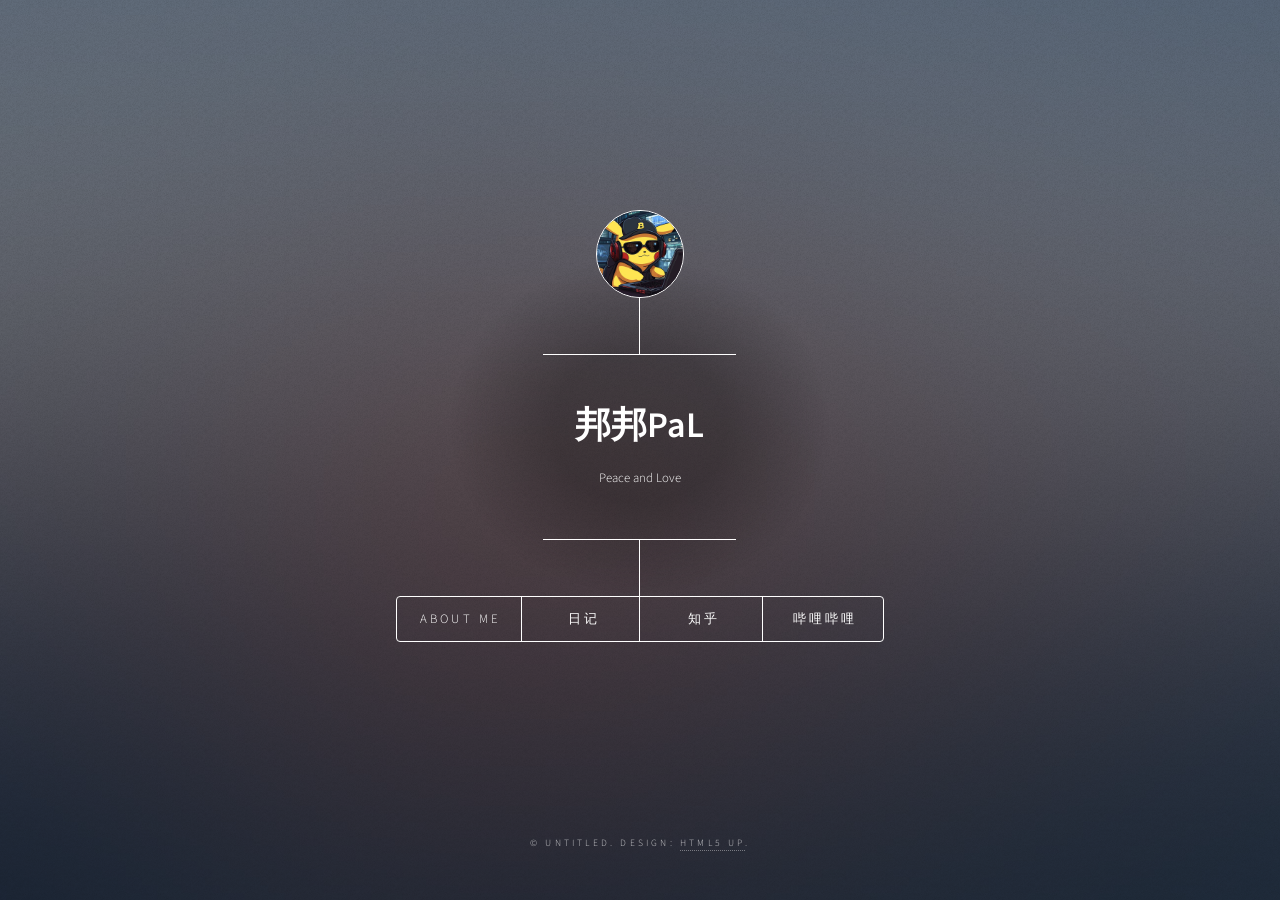
<file: index.html>
<!DOCTYPE HTML>
<!--
	Dimension by HTML5 UP
	html5up.net | @ajlkn
	Free for personal and commercial use under the CCA 3.0 license (html5up.net/license)
-->
<html>
	<head>
		<title>邦邦PaL</title>
		<meta charset="utf-8" />
		<meta name="viewport" content="width=device-width, initial-scale=1, user-scalable=no" />
		<link rel="stylesheet" href="assets/css/main.css" />
		<noscript><link rel="stylesheet" href="assets/css/noscript.css" /></noscript>
    <link rel="icon" href="images/logo.jpg" type="image/jpeg">
	</head>
	<body class="is-preload">

		<!-- Wrapper -->
			<div id="wrapper">

				<!-- Header -->
					<header id="header">
						<div class="logo">
							<img src="images/logo.jpg" alt="logo" />
						</div>
						<div class="content">
							<div class="inner">
								<h1>邦邦PaL</h1>
								<p>Peace and Love</p>
							</div>
						</div>
						<nav>
							<ul>
                <li><a href="#intro">About Me</a></li>
								<li><a href="/blog/">日记</a></li>
								<li><a href="https://www.zhihu.com/people/hbshun">知乎</a></li>
								<li><a href="https://space.bilibili.com/15789280">哔哩哔哩</a></li>
								<!-- <li><a href="#contact">Contact</a></li> -->
							</ul>
						</nav>
					</header>

				<!-- Main -->
					<div id="main">

						<!-- Intro -->
							<article id="intro">
								<h2 class="major">关于我：</h2>
								<!-- <span class="image main"><img src="images/pic01.jpg" alt="" /></span> -->
								<p>甘于平凡，不甘平庸。</p>
								<p>一个平凡的普通人，记录自己的经历，分享自己的想法。</p>
                <p>联系我：<a href="mailto:hbshun7@icloud.com">hbshun7@icloud.com</a></p>
							</article>

						<!-- Work -->
							<article id="work">
								<h2 class="major">Work</h2>
								<span class="image main"><img src="images/pic02.jpg" alt="" /></span>
								<p>Adipiscing magna sed dolor elit. Praesent eleifend dignissim arcu, at eleifend sapien imperdiet ac. Aliquam erat volutpat. Praesent urna nisi, fringila lorem et vehicula lacinia quam. Integer sollicitudin mauris nec lorem luctus ultrices.</p>
								<p>Nullam et orci eu lorem consequat tincidunt vivamus et sagittis libero. Mauris aliquet magna magna sed nunc rhoncus pharetra. Pellentesque condimentum sem. In efficitur ligula tate urna. Maecenas laoreet massa vel lacinia pellentesque lorem ipsum dolor. Nullam et orci eu lorem consequat tincidunt. Vivamus et sagittis libero. Mauris aliquet magna magna sed nunc rhoncus amet feugiat tempus.</p>
							</article>

						<!-- About -->
							<article id="about">
								<h2 class="major">About</h2>
								<span class="image main"><img src="images/pic03.jpg" alt="" /></span>
								<p>Lorem ipsum dolor sit amet, consectetur et adipiscing elit. Praesent eleifend dignissim arcu, at eleifend sapien imperdiet ac. Aliquam erat volutpat. Praesent urna nisi, fringila lorem et vehicula lacinia quam. Integer sollicitudin mauris nec lorem luctus ultrices. Aliquam libero et malesuada fames ac ante ipsum primis in faucibus. Cras viverra ligula sit amet ex mollis mattis lorem ipsum dolor sit amet.</p>
							</article>

						<!-- Contact -->
							<article id="contact">
								<h2 class="major">Contact</h2>
								<form method="post" action="#">
									<div class="fields">
										<div class="field half">
											<label for="name">Name</label>
											<input type="text" name="name" id="name" />
										</div>
										<div class="field half">
											<label for="email">Email</label>
											<input type="text" name="email" id="email" />
										</div>
										<div class="field">
											<label for="message">Message</label>
											<textarea name="message" id="message" rows="4"></textarea>
										</div>
									</div>
									<ul class="actions">
										<li><input type="submit" value="Send Message" class="primary" /></li>
										<li><input type="reset" value="Reset" /></li>
									</ul>
								</form>
								<ul class="icons">
									<li><a href="#" class="icon brands fa-twitter"><span class="label">Twitter</span></a></li>
									<li><a href="#" class="icon brands fa-facebook-f"><span class="label">Facebook</span></a></li>
									<li><a href="#" class="icon brands fa-instagram"><span class="label">Instagram</span></a></li>
									<li><a href="#" class="icon brands fa-github"><span class="label">GitHub</span></a></li>
								</ul>
							</article>

						<!-- Elements -->
							<article id="elements">
								<h2 class="major">Elements</h2>

								<section>
									<h3 class="major">Text</h3>
									<p>This is <b>bold</b> and this is <strong>strong</strong>. This is <i>italic</i> and this is <em>emphasized</em>.
									This is <sup>superscript</sup> text and this is <sub>subscript</sub> text.
									This is <u>underlined</u> and this is code: <code>for (;;) { ... }</code>. Finally, <a href="#">this is a link</a>.</p>
									<hr />
									<h2>Heading Level 2</h2>
									<h3>Heading Level 3</h3>
									<h4>Heading Level 4</h4>
									<h5>Heading Level 5</h5>
									<h6>Heading Level 6</h6>
									<hr />
									<h4>Blockquote</h4>
									<blockquote>Fringilla nisl. Donec accumsan interdum nisi, quis tincidunt felis sagittis eget tempus euismod. Vestibulum ante ipsum primis in faucibus vestibulum. Blandit adipiscing eu felis iaculis volutpat ac adipiscing accumsan faucibus. Vestibulum ante ipsum primis in faucibus lorem ipsum dolor sit amet nullam adipiscing eu felis.</blockquote>
									<h4>Preformatted</h4>
									<pre><code>i = 0;

while (!deck.isInOrder()) {
    print 'Iteration ' + i;
    deck.shuffle();
    i++;
}

print 'It took ' + i + ' iterations to sort the deck.';</code></pre>
								</section>

								<section>
									<h3 class="major">Lists</h3>

									<h4>Unordered</h4>
									<ul>
										<li>Dolor pulvinar etiam.</li>
										<li>Sagittis adipiscing.</li>
										<li>Felis enim feugiat.</li>
									</ul>

									<h4>Alternate</h4>
									<ul class="alt">
										<li>Dolor pulvinar etiam.</li>
										<li>Sagittis adipiscing.</li>
										<li>Felis enim feugiat.</li>
									</ul>

									<h4>Ordered</h4>
									<ol>
										<li>Dolor pulvinar etiam.</li>
										<li>Etiam vel felis viverra.</li>
										<li>Felis enim feugiat.</li>
										<li>Dolor pulvinar etiam.</li>
										<li>Etiam vel felis lorem.</li>
										<li>Felis enim et feugiat.</li>
									</ol>
									<h4>Icons</h4>
									<ul class="icons">
										<li><a href="#" class="icon brands fa-twitter"><span class="label">Twitter</span></a></li>
										<li><a href="#" class="icon brands fa-facebook-f"><span class="label">Facebook</span></a></li>
										<li><a href="#" class="icon brands fa-instagram"><span class="label">Instagram</span></a></li>
										<li><a href="#" class="icon brands fa-github"><span class="label">Github</span></a></li>
									</ul>

									<h4>Actions</h4>
									<ul class="actions">
										<li><a href="#" class="button primary">Default</a></li>
										<li><a href="#" class="button">Default</a></li>
									</ul>
									<ul class="actions stacked">
										<li><a href="#" class="button primary">Default</a></li>
										<li><a href="#" class="button">Default</a></li>
									</ul>
								</section>

								<section>
									<h3 class="major">Table</h3>
									<h4>Default</h4>
									<div class="table-wrapper">
										<table>
											<thead>
												<tr>
													<th>Name</th>
													<th>Description</th>
													<th>Price</th>
												</tr>
											</thead>
											<tbody>
												<tr>
													<td>Item One</td>
													<td>Ante turpis integer aliquet porttitor.</td>
													<td>29.99</td>
												</tr>
												<tr>
													<td>Item Two</td>
													<td>Vis ac commodo adipiscing arcu aliquet.</td>
													<td>19.99</td>
												</tr>
												<tr>
													<td>Item Three</td>
													<td> Morbi faucibus arcu accumsan lorem.</td>
													<td>29.99</td>
												</tr>
												<tr>
													<td>Item Four</td>
													<td>Vitae integer tempus condimentum.</td>
													<td>19.99</td>
												</tr>
												<tr>
													<td>Item Five</td>
													<td>Ante turpis integer aliquet porttitor.</td>
													<td>29.99</td>
												</tr>
											</tbody>
											<tfoot>
												<tr>
													<td colspan="2"></td>
													<td>100.00</td>
												</tr>
											</tfoot>
										</table>
									</div>

									<h4>Alternate</h4>
									<div class="table-wrapper">
										<table class="alt">
											<thead>
												<tr>
													<th>Name</th>
													<th>Description</th>
													<th>Price</th>
												</tr>
											</thead>
											<tbody>
												<tr>
													<td>Item One</td>
													<td>Ante turpis integer aliquet porttitor.</td>
													<td>29.99</td>
												</tr>
												<tr>
													<td>Item Two</td>
													<td>Vis ac commodo adipiscing arcu aliquet.</td>
													<td>19.99</td>
												</tr>
												<tr>
													<td>Item Three</td>
													<td> Morbi faucibus arcu accumsan lorem.</td>
													<td>29.99</td>
												</tr>
												<tr>
													<td>Item Four</td>
													<td>Vitae integer tempus condimentum.</td>
													<td>19.99</td>
												</tr>
												<tr>
													<td>Item Five</td>
													<td>Ante turpis integer aliquet porttitor.</td>
													<td>29.99</td>
												</tr>
											</tbody>
											<tfoot>
												<tr>
													<td colspan="2"></td>
													<td>100.00</td>
												</tr>
											</tfoot>
										</table>
									</div>
								</section>

								<section>
									<h3 class="major">Buttons</h3>
									<ul class="actions">
										<li><a href="#" class="button primary">Primary</a></li>
										<li><a href="#" class="button">Default</a></li>
									</ul>
									<ul class="actions">
										<li><a href="#" class="button">Default</a></li>
										<li><a href="#" class="button small">Small</a></li>
									</ul>
									<ul class="actions">
										<li><a href="#" class="button primary icon solid fa-download">Icon</a></li>
										<li><a href="#" class="button icon solid fa-download">Icon</a></li>
									</ul>
									<ul class="actions">
										<li><span class="button primary disabled">Disabled</span></li>
										<li><span class="button disabled">Disabled</span></li>
									</ul>
								</section>

								<section>
									<h3 class="major">Form</h3>
									<form method="post" action="#">
										<div class="fields">
											<div class="field half">
												<label for="demo-name">Name</label>
												<input type="text" name="demo-name" id="demo-name" value="" placeholder="Jane Doe" />
											</div>
											<div class="field half">
												<label for="demo-email">Email</label>
												<input type="email" name="demo-email" id="demo-email" value="" placeholder="jane@untitled.tld" />
											</div>
											<div class="field">
												<label for="demo-category">Category</label>
												<select name="demo-category" id="demo-category">
													<option value="">-</option>
													<option value="1">Manufacturing</option>
													<option value="1">Shipping</option>
													<option value="1">Administration</option>
													<option value="1">Human Resources</option>
												</select>
											</div>
											<div class="field half">
												<input type="radio" id="demo-priority-low" name="demo-priority" checked>
												<label for="demo-priority-low">Low</label>
											</div>
											<div class="field half">
												<input type="radio" id="demo-priority-high" name="demo-priority">
												<label for="demo-priority-high">High</label>
											</div>
											<div class="field half">
												<input type="checkbox" id="demo-copy" name="demo-copy">
												<label for="demo-copy">Email me a copy</label>
											</div>
											<div class="field half">
												<input type="checkbox" id="demo-human" name="demo-human" checked>
												<label for="demo-human">Not a robot</label>
											</div>
											<div class="field">
												<label for="demo-message">Message</label>
												<textarea name="demo-message" id="demo-message" placeholder="Enter your message" rows="6"></textarea>
											</div>
										</div>
										<ul class="actions">
											<li><input type="submit" value="Send Message" class="primary" /></li>
											<li><input type="reset" value="Reset" /></li>
										</ul>
									</form>
								</section>

							</article>

					</div>

				<!-- Footer -->
					<footer id="footer">
						<p class="copyright">&copy; Untitled. Design: <a href="https://html5up.net">HTML5 UP</a>.</p>
					</footer>

			</div>

		<!-- BG -->
			<div id="bg"></div>

		<!-- Scripts -->
			<script src="assets/js/jquery.min.js"></script>
			<script src="assets/js/browser.min.js"></script>
			<script src="assets/js/breakpoints.min.js"></script>
			<script src="assets/js/util.js"></script>
			<script src="assets/js/main.js"></script>

	</body>
</html>
</file>
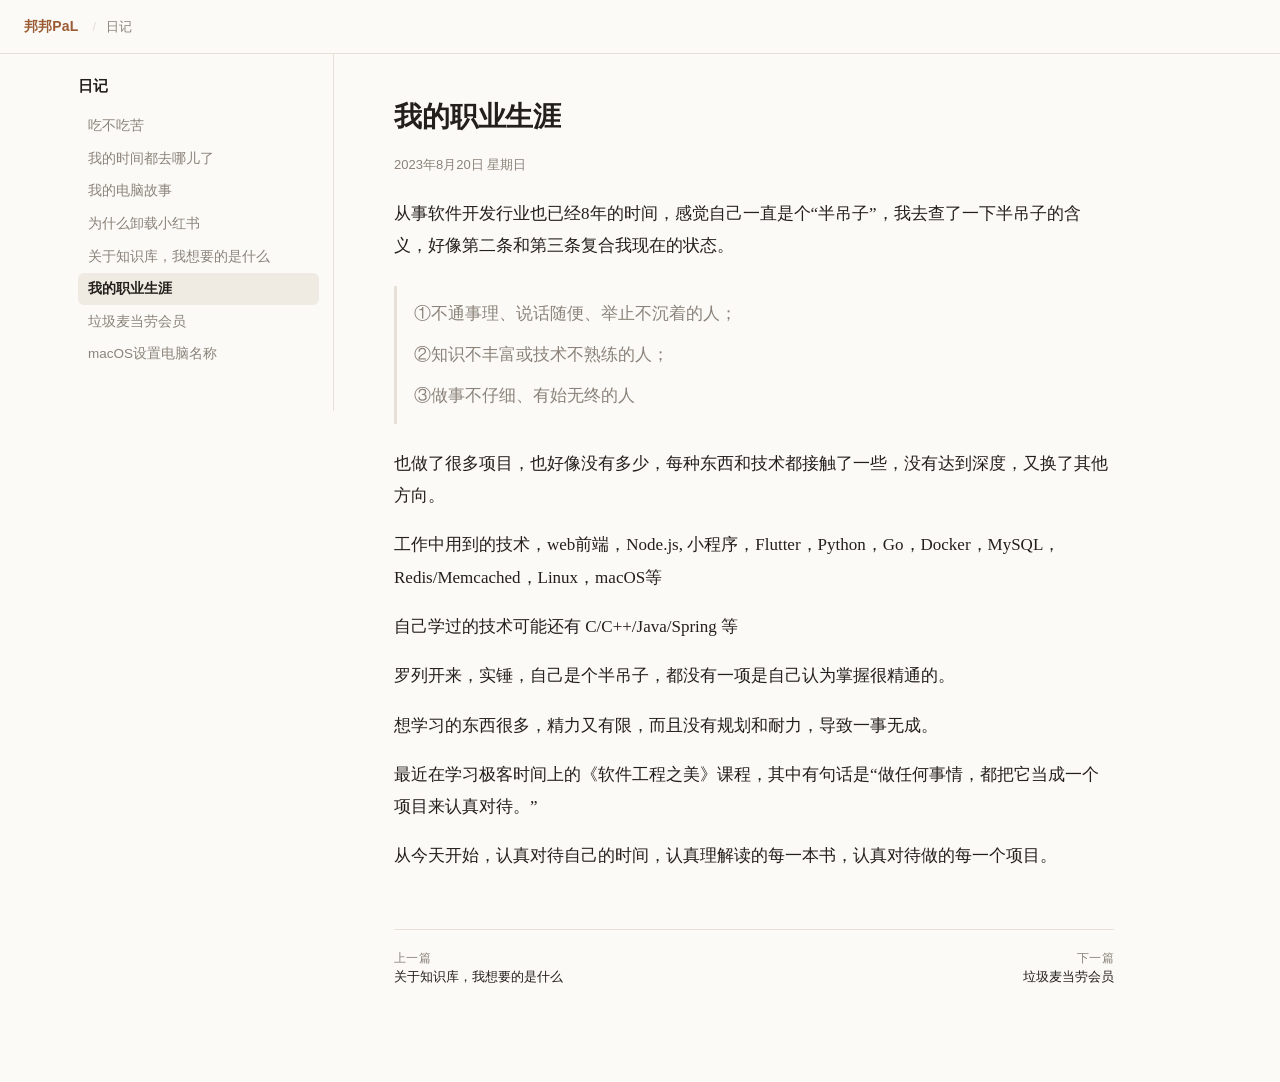
<file: blog/ch-1718d798-f97e-44a1-a975-72cb99af0dbb.html>
<!doctype html>
<html lang="zh-CN">
<head>
<meta charset="utf-8">
<meta name="viewport" content="width=device-width, initial-scale=1">
<title>日记 · 邦邦PaL</title>
<link rel="stylesheet" href="style.css">
<link rel="icon" href="/images/logo.jpg">

</head>
<body>
<header class="topbar">
<a class="brand" href="/">邦邦PaL</a>
<a class="book" href="index.html">日记</a>
</header>
<div class="layout">
<aside class="sidebar">
<input id="toc-toggle" class="toc-toggle" type="checkbox">
<label for="toc-toggle" class="toc-toggle-label">目录</label>
<a class="book-link" href="index.html">日记</a>
<nav class="toc">
<a class="depth-0" href="ch-b6cbbab2-4fe5-48fe-b62c-1f904f7f6863.html">吃不吃苦</a>
<a class="depth-0" href="ch-d4b301c9-9414-4ada-b755-46216a2f1743.html">我的时间都去哪儿了</a>
<a class="depth-0" href="ch-5cfd0436-3ae7-49bc-95d7-fb37ee3c0449.html">我的电脑故事</a>
<a class="depth-0" href="ch-c7e391d1-fc64-4521-b972-9ffee927c762.html">为什么卸载小红书</a>
<a class="depth-0" href="ch-f9abd553-84e9-421e-abf7-584424e2e9d5.html">关于知识库，我想要的是什么</a>
<a class="depth-0 active" aria-current="page" href="ch-1718d798-f97e-44a1-a975-72cb99af0dbb.html">我的职业生涯</a>
<a class="depth-0" href="ch-2026-11-13.html">垃圾麦当劳会员</a>
<a class="depth-0" href="ch-2026-11-12.html">macOS设置电脑名称</a>
</nav>
</aside>
<main class="content">
<article>
<h1 class="entry-title">我的职业生涯</h1>
<p class="entry-date">2023年8月20日 星期日</p>
<p>从事软件开发行业也已经8年的时间，感觉自己一直是个“半吊子”，我去查了一下半吊子的含义，好像第二条和第三条复合我现在的状态。</p><blockquote><p>①不通事理、说话随便、举止不沉着的人；</p><p>②知识不丰富或技术不熟练的人；</p><p>③做事不仔细、有始无终的人</p></blockquote><p>也做了很多项目，也好像没有多少，每种东西和技术都接触了一些，没有达到深度，又换了其他方向。</p><p>工作中用到的技术，web前端，Node.js, 小程序，Flutter，Python，Go，Docker，MySQL，Redis/Memcached，Linux，macOS等</p><p>自己学过的技术可能还有 C/C++/Java/Spring 等</p><p>罗列开来，实锤，自己是个半吊子，都没有一项是自己认为掌握很精通的。</p><p>想学习的东西很多，精力又有限，而且没有规划和耐力，导致一事无成。</p><p>最近在学习极客时间上的《软件工程之美》课程，其中有句话是“做任何事情，都把它当成一个项目来认真对待。”</p><p>从今天开始，认真对待自己的时间，认真理解读的每一本书，认真对待做的每一个项目。</p>
</article>
<nav class="pager"><a class="pager-prev" href="ch-f9abd553-84e9-421e-abf7-584424e2e9d5.html"><span>上一篇</span>关于知识库，我想要的是什么</a><a class="pager-next" href="ch-2026-11-13.html"><span>下一篇</span>垃圾麦当劳会员</a></nav>
</main>
</div>
</body>
</html>
</file>
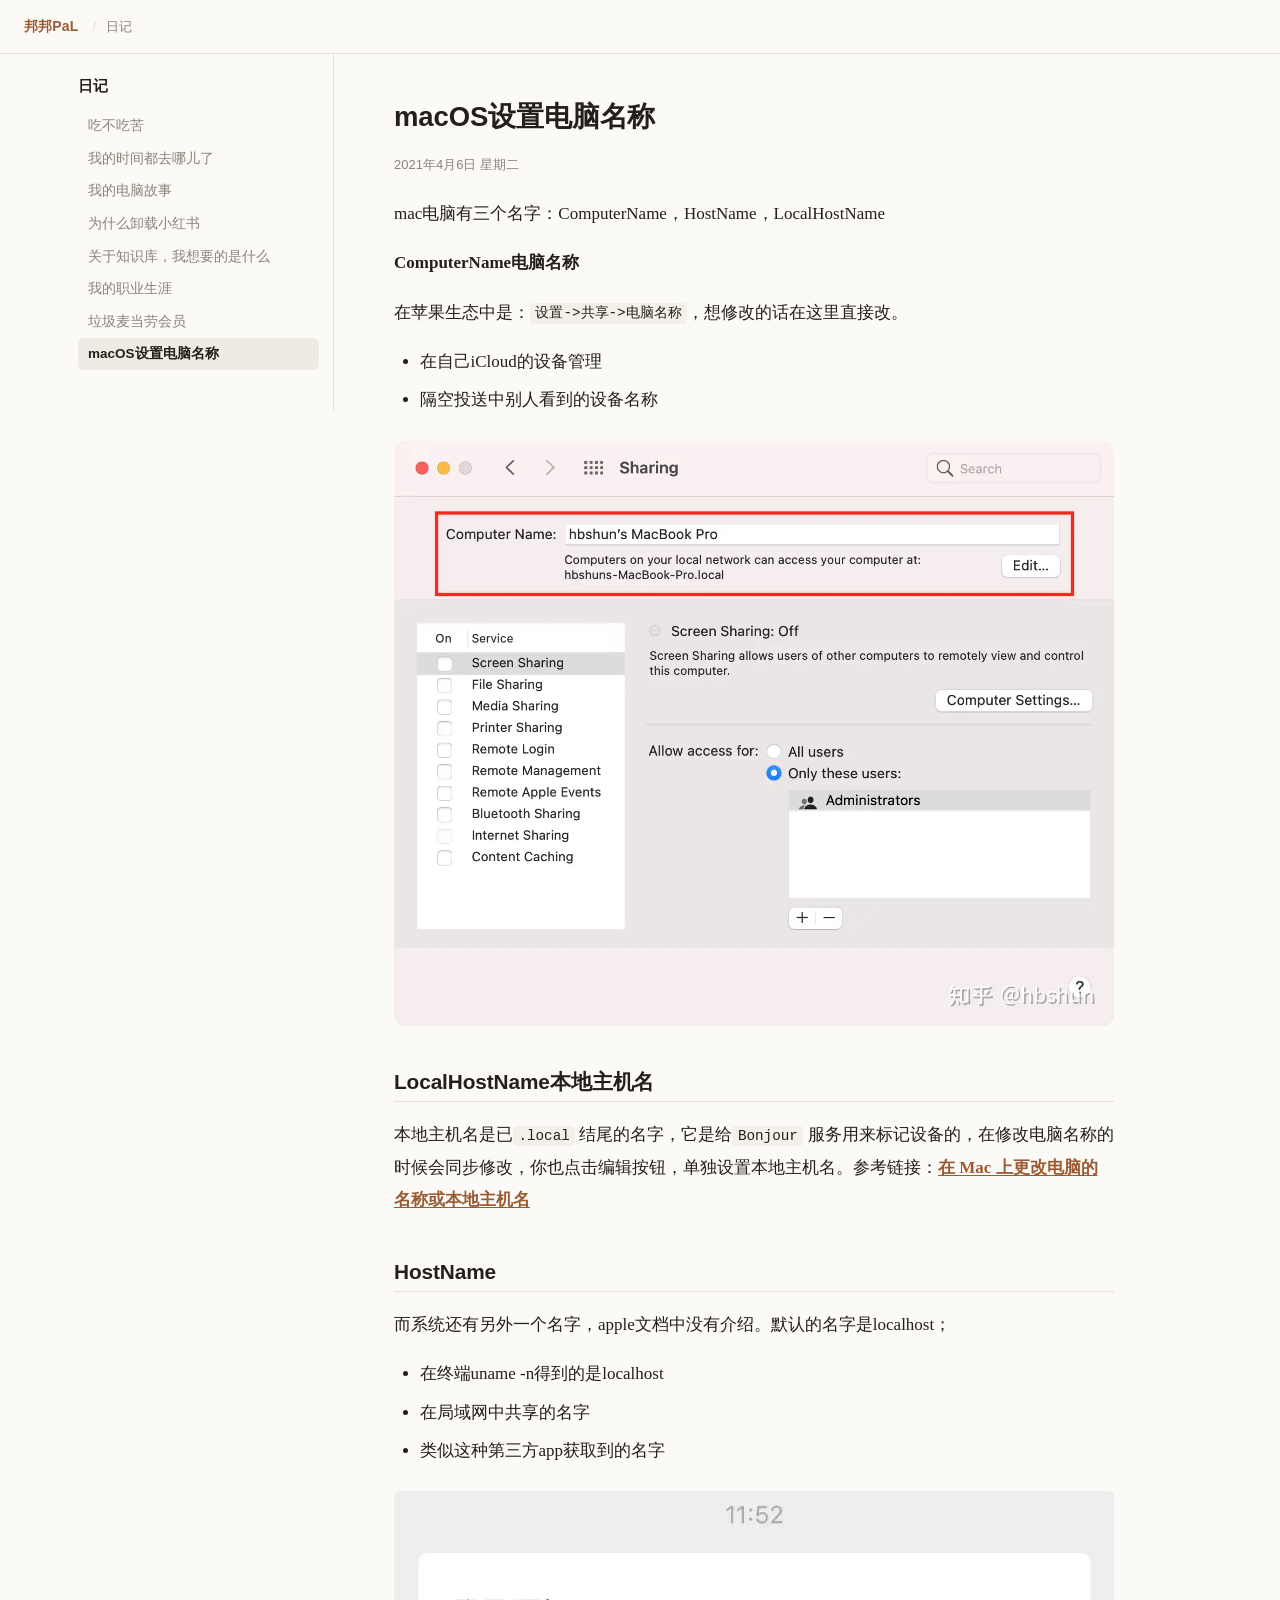
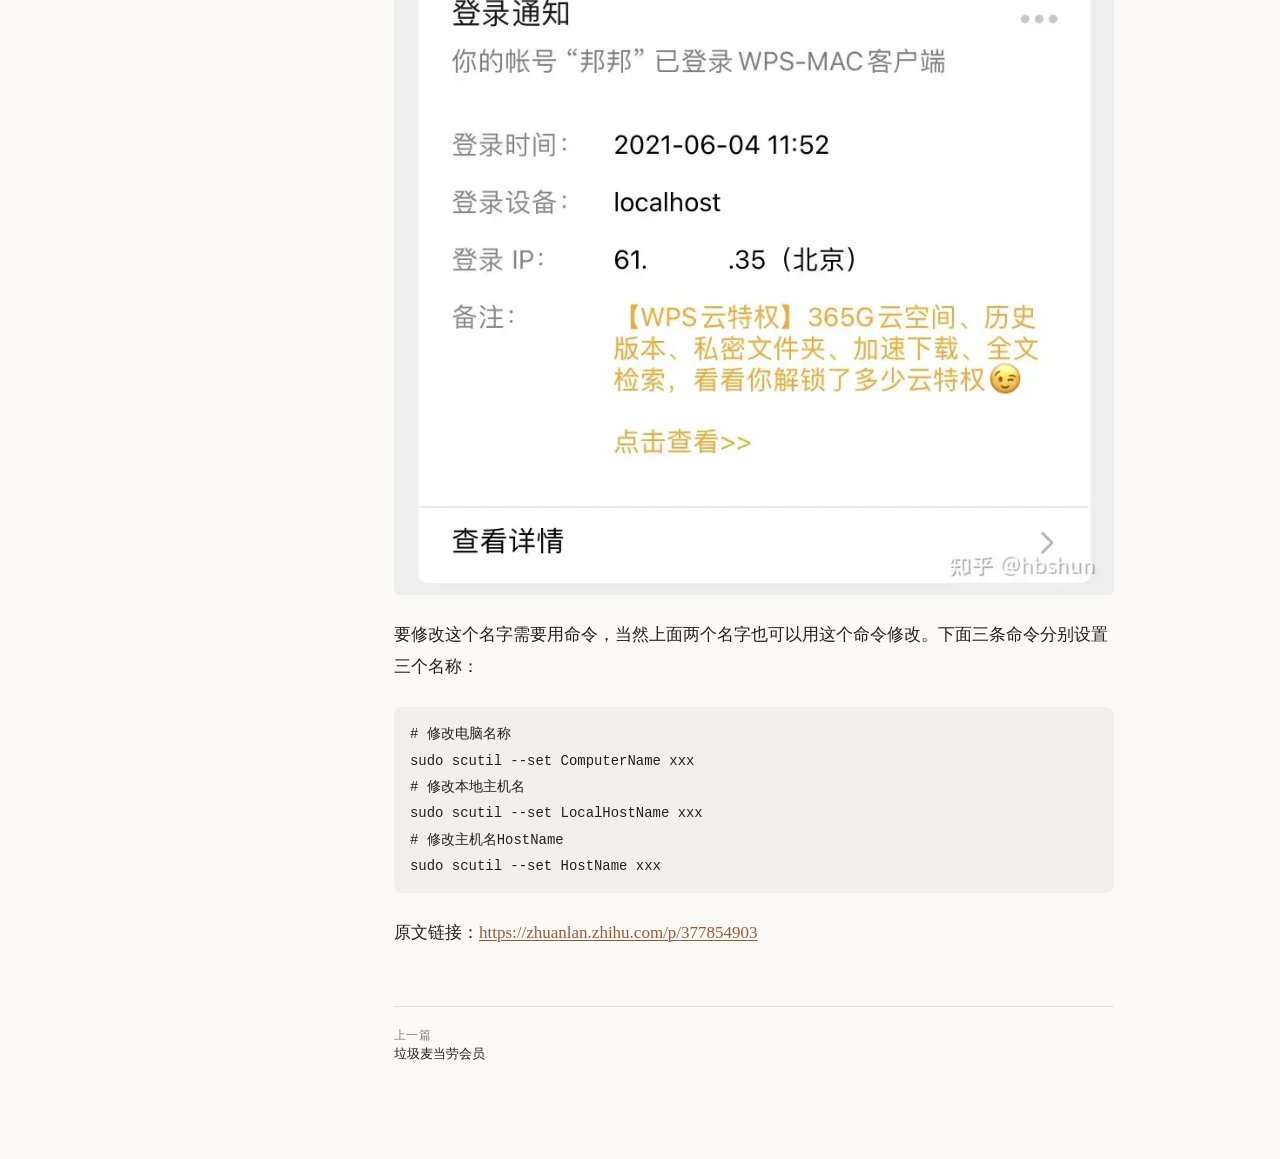
<file: blog/ch-2026-11-12.html>
<!doctype html>
<html lang="zh-CN">
<head>
<meta charset="utf-8">
<meta name="viewport" content="width=device-width, initial-scale=1">
<title>日记 · 邦邦PaL</title>
<link rel="stylesheet" href="style.css">
<link rel="icon" href="/images/logo.jpg">

</head>
<body>
<header class="topbar">
<a class="brand" href="/">邦邦PaL</a>
<a class="book" href="index.html">日记</a>
</header>
<div class="layout">
<aside class="sidebar">
<input id="toc-toggle" class="toc-toggle" type="checkbox">
<label for="toc-toggle" class="toc-toggle-label">目录</label>
<a class="book-link" href="index.html">日记</a>
<nav class="toc">
<a class="depth-0" href="ch-b6cbbab2-4fe5-48fe-b62c-1f904f7f6863.html">吃不吃苦</a>
<a class="depth-0" href="ch-d4b301c9-9414-4ada-b755-46216a2f1743.html">我的时间都去哪儿了</a>
<a class="depth-0" href="ch-5cfd0436-3ae7-49bc-95d7-fb37ee3c0449.html">我的电脑故事</a>
<a class="depth-0" href="ch-c7e391d1-fc64-4521-b972-9ffee927c762.html">为什么卸载小红书</a>
<a class="depth-0" href="ch-f9abd553-84e9-421e-abf7-584424e2e9d5.html">关于知识库，我想要的是什么</a>
<a class="depth-0" href="ch-1718d798-f97e-44a1-a975-72cb99af0dbb.html">我的职业生涯</a>
<a class="depth-0" href="ch-2026-11-13.html">垃圾麦当劳会员</a>
<a class="depth-0 active" aria-current="page" href="ch-2026-11-12.html">macOS设置电脑名称</a>
</nav>
</aside>
<main class="content">
<article>
<h1 class="entry-title">macOS设置电脑名称</h1>
<p class="entry-date">2021年4月6日 星期二</p>
<p>mac电脑有三个名字：ComputerName，HostName，LocalHostName</p><p><strong>ComputerName电脑名称</strong></p><p>在苹果生态中是：<code>设置-&gt;共享-&gt;电脑名称</code>，想修改的话在这里直接改。</p><ul><li><p>在自己iCloud的设备管理</p></li><li><p>隔空投送中别人看到的设备名称</p></li></ul><img src="assets/e9db1c54-f10f-4feb-97cb-d1f75210ffd7.webp" alt=""><h2><strong>LocalHostName本地主机名</strong></h2><p>本地主机名是已<code>.local</code> 结尾的名字，它是给<code>Bonjour</code> 服务用来标记设备的，在修改电脑名称的时候会同步修改，你也点击编辑按钮，单独设置本地主机名。参考链接：<a target="_blank" rel="noopener noreferrer nofollow" href="https://support.apple.com/zh-cn/guide/mac-help/mchlp2322/11.0/mac/11.0"><strong>在 Mac 上更改电脑的名称或本地主机名</strong></a></p><h2><strong>HostName</strong></h2><p>而系统还有另外一个名字，apple文档中没有介绍。默认的名字是localhost；</p><ul><li><p>在终端uname -n得到的是localhost</p></li><li><p>在局域网中共享的名字</p></li><li><p>类似这种第三方app获取到的名字</p></li></ul><img src="assets/71a7e6ba-cc20-4417-a772-e6055025b8d5.webp" alt=""><p>要修改这个名字需要用命令，当然上面两个名字也可以用这个命令修改。下面三条命令分别设置三个名称：</p><pre><code class="language-bash"># 修改电脑名称
sudo scutil --set ComputerName xxx
# 修改本地主机名
sudo scutil --set LocalHostName xxx
# 修改主机名HostName
sudo scutil --set HostName xxx</code></pre><p></p><p>原文链接：<a target="_blank" rel="noopener noreferrer nofollow" href="https://zhuanlan.zhihu.com/p/377854903">https://zhuanlan.zhihu.com/p/377854903</a></p><p></p>
</article>
<nav class="pager"><a class="pager-prev" href="ch-2026-11-13.html"><span>上一篇</span>垃圾麦当劳会员</a><span></span></nav>
</main>
</div>
</body>
</html>
</file>
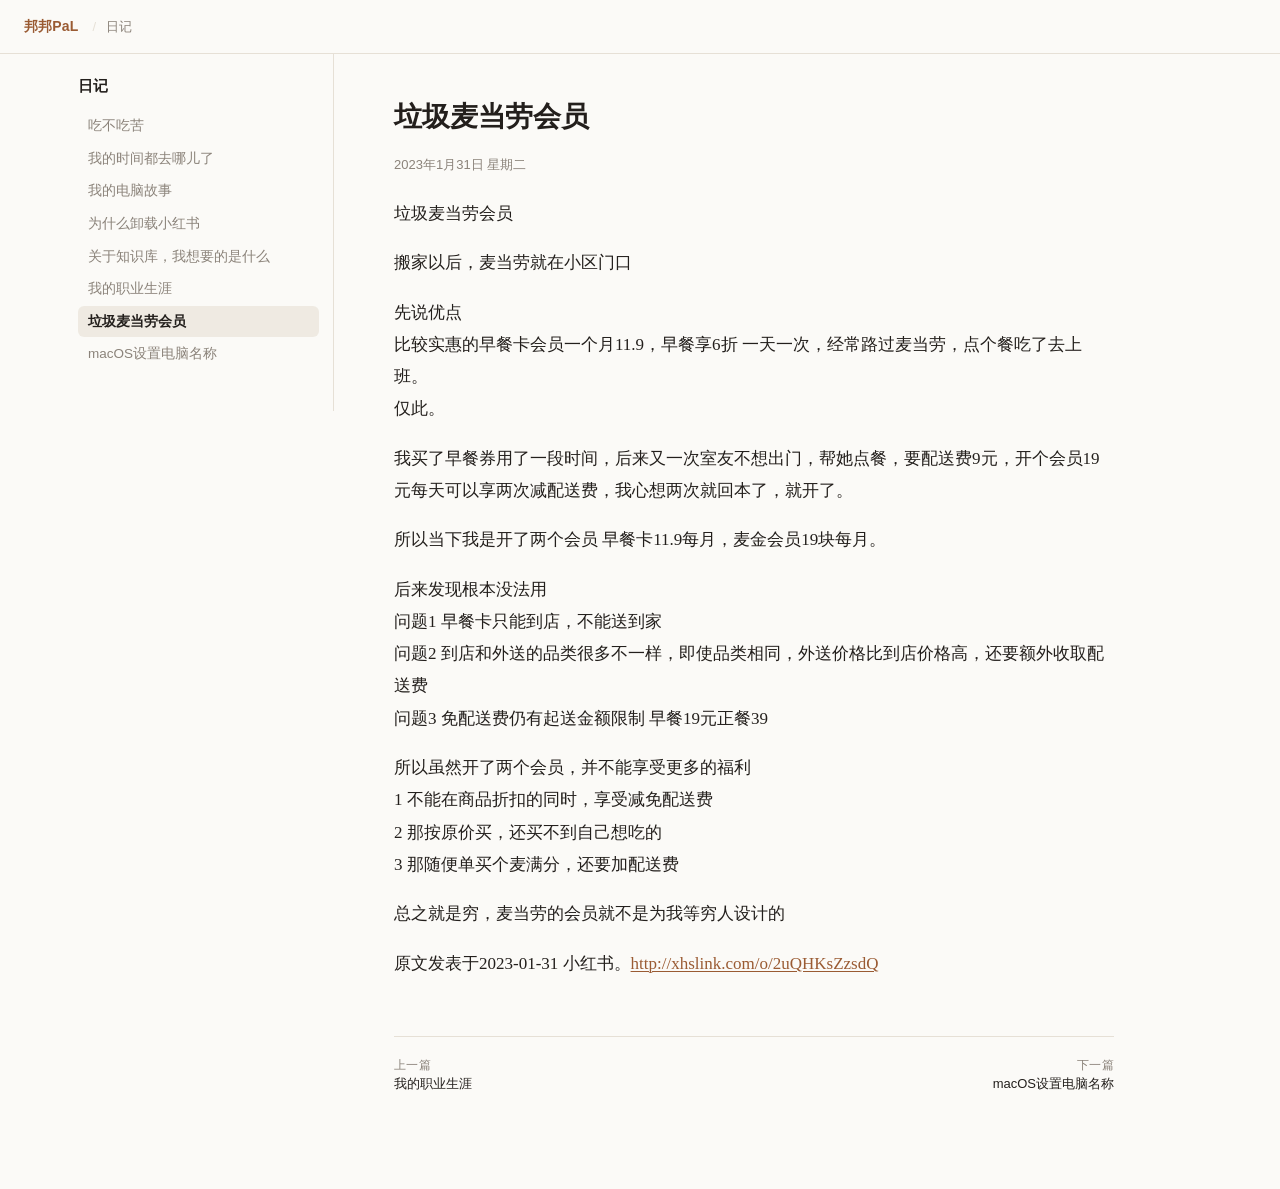
<file: blog/ch-2026-11-13.html>
<!doctype html>
<html lang="zh-CN">
<head>
<meta charset="utf-8">
<meta name="viewport" content="width=device-width, initial-scale=1">
<title>日记 · 邦邦PaL</title>
<link rel="stylesheet" href="style.css">
<link rel="icon" href="/images/logo.jpg">

</head>
<body>
<header class="topbar">
<a class="brand" href="/">邦邦PaL</a>
<a class="book" href="index.html">日记</a>
</header>
<div class="layout">
<aside class="sidebar">
<input id="toc-toggle" class="toc-toggle" type="checkbox">
<label for="toc-toggle" class="toc-toggle-label">目录</label>
<a class="book-link" href="index.html">日记</a>
<nav class="toc">
<a class="depth-0" href="ch-b6cbbab2-4fe5-48fe-b62c-1f904f7f6863.html">吃不吃苦</a>
<a class="depth-0" href="ch-d4b301c9-9414-4ada-b755-46216a2f1743.html">我的时间都去哪儿了</a>
<a class="depth-0" href="ch-5cfd0436-3ae7-49bc-95d7-fb37ee3c0449.html">我的电脑故事</a>
<a class="depth-0" href="ch-c7e391d1-fc64-4521-b972-9ffee927c762.html">为什么卸载小红书</a>
<a class="depth-0" href="ch-f9abd553-84e9-421e-abf7-584424e2e9d5.html">关于知识库，我想要的是什么</a>
<a class="depth-0" href="ch-1718d798-f97e-44a1-a975-72cb99af0dbb.html">我的职业生涯</a>
<a class="depth-0 active" aria-current="page" href="ch-2026-11-13.html">垃圾麦当劳会员</a>
<a class="depth-0" href="ch-2026-11-12.html">macOS设置电脑名称</a>
</nav>
</aside>
<main class="content">
<article>
<h1 class="entry-title">垃圾麦当劳会员</h1>
<p class="entry-date">2023年1月31日 星期二</p>
<p>垃圾麦当劳会员</p><p></p><p>搬家以后，麦当劳就在小区门口</p><p>先说优点<br>比较实惠的早餐卡会员一个月11.9，早餐享6折 一天一次，经常路过麦当劳，点个餐吃了去上班。<br>仅此。</p><p>我买了早餐券用了一段时间，后来又一次室友不想出门，帮她点餐，要配送费9元，开个会员19元每天可以享两次减配送费，我心想两次就回本了，就开了。</p><p>所以当下我是开了两个会员 早餐卡11.9每月，麦金会员19块每月。</p><p>后来发现根本没法用<br>问题1 早餐卡只能到店，不能送到家<br>问题2 到店和外送的品类很多不一样，即使品类相同，外送价格比到店价格高，还要额外收取配送费<br>问题3 免配送费仍有起送金额限制 早餐19元正餐39</p><p>所以虽然开了两个会员，并不能享受更多的福利<br>1 不能在商品折扣的同时，享受减免配送费<br>2 那按原价买，还买不到自己想吃的<br>3 那随便单买个麦满分，还要加配送费</p><p>总之就是穷，麦当劳的会员就不是为我等穷人设计的</p><p>原文发表于2023-01-31 小红书。<a target="_blank" rel="noopener noreferrer nofollow" href="http://xhslink.com/o/2uQHKsZzsdQ">http://xhslink.com/o/2uQHKsZzsdQ</a></p>
</article>
<nav class="pager"><a class="pager-prev" href="ch-1718d798-f97e-44a1-a975-72cb99af0dbb.html"><span>上一篇</span>我的职业生涯</a><a class="pager-next" href="ch-2026-11-12.html"><span>下一篇</span>macOS设置电脑名称</a></nav>
</main>
</div>
</body>
</html>
</file>
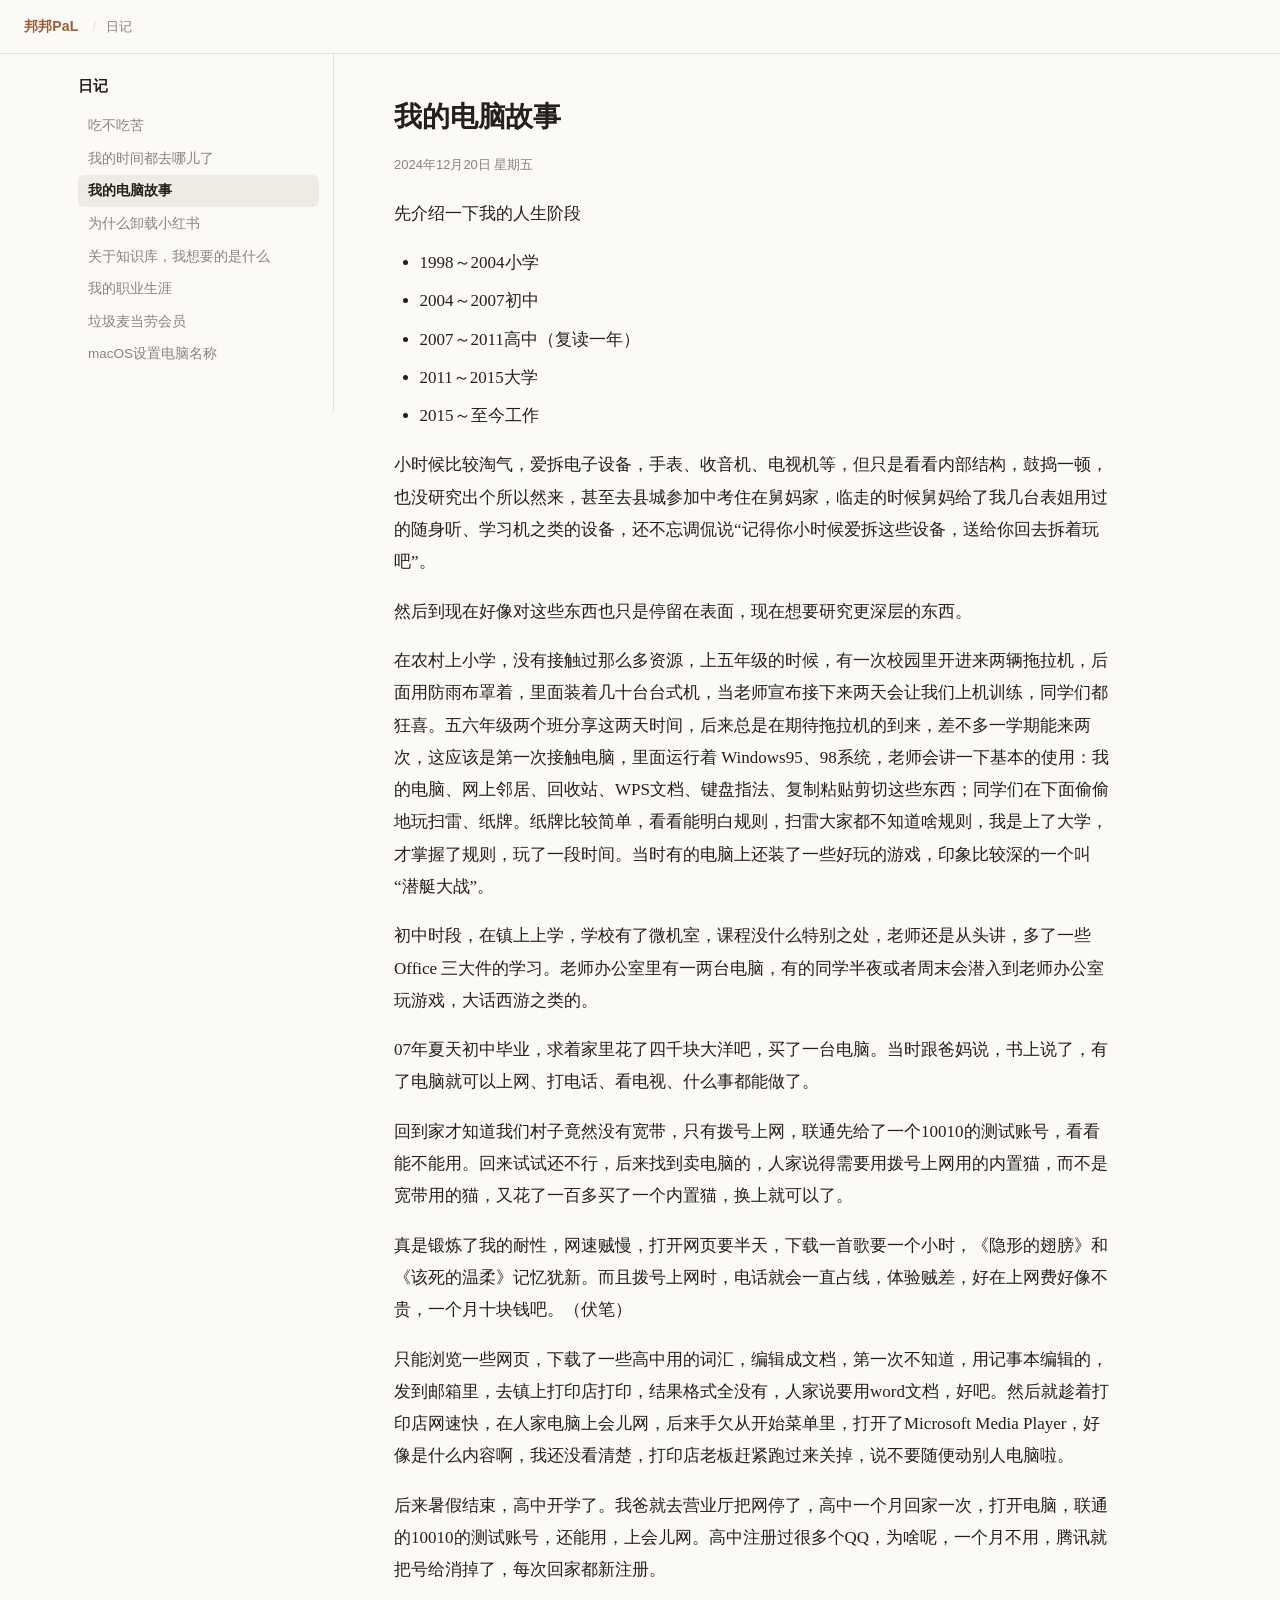
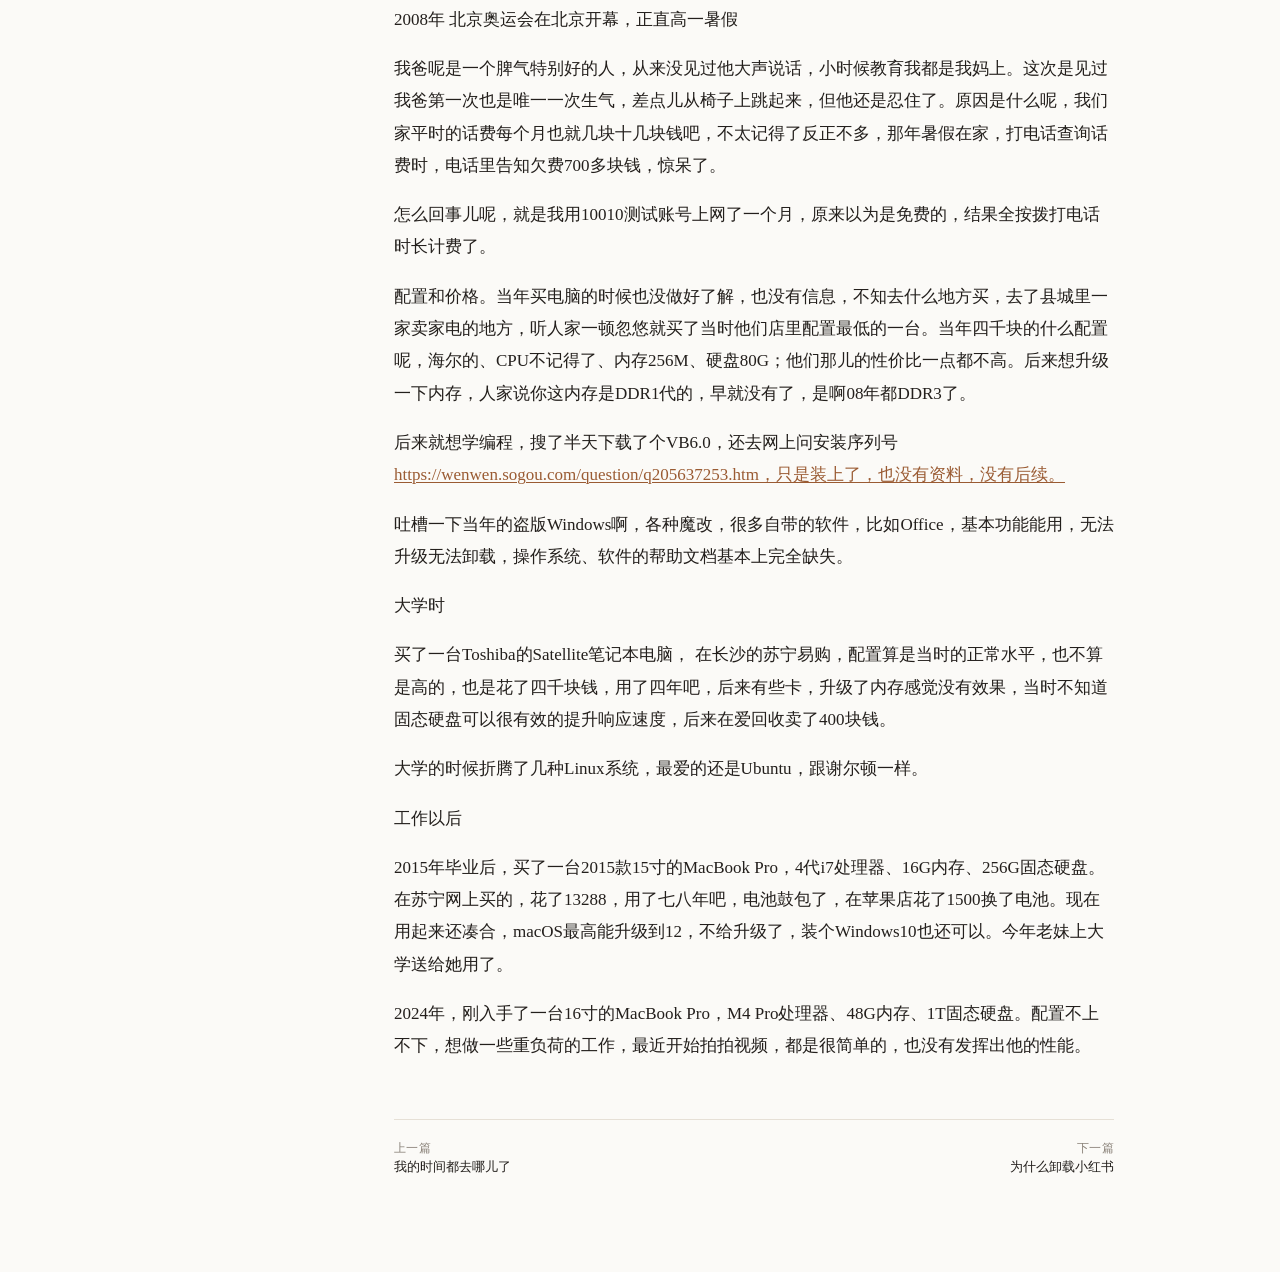
<file: blog/ch-5cfd0436-3ae7-49bc-95d7-fb37ee3c0449.html>
<!doctype html>
<html lang="zh-CN">
<head>
<meta charset="utf-8">
<meta name="viewport" content="width=device-width, initial-scale=1">
<title>日记 · 邦邦PaL</title>
<link rel="stylesheet" href="style.css">
<link rel="icon" href="/images/logo.jpg">

</head>
<body>
<header class="topbar">
<a class="brand" href="/">邦邦PaL</a>
<a class="book" href="index.html">日记</a>
</header>
<div class="layout">
<aside class="sidebar">
<input id="toc-toggle" class="toc-toggle" type="checkbox">
<label for="toc-toggle" class="toc-toggle-label">目录</label>
<a class="book-link" href="index.html">日记</a>
<nav class="toc">
<a class="depth-0" href="ch-b6cbbab2-4fe5-48fe-b62c-1f904f7f6863.html">吃不吃苦</a>
<a class="depth-0" href="ch-d4b301c9-9414-4ada-b755-46216a2f1743.html">我的时间都去哪儿了</a>
<a class="depth-0 active" aria-current="page" href="ch-5cfd0436-3ae7-49bc-95d7-fb37ee3c0449.html">我的电脑故事</a>
<a class="depth-0" href="ch-c7e391d1-fc64-4521-b972-9ffee927c762.html">为什么卸载小红书</a>
<a class="depth-0" href="ch-f9abd553-84e9-421e-abf7-584424e2e9d5.html">关于知识库，我想要的是什么</a>
<a class="depth-0" href="ch-1718d798-f97e-44a1-a975-72cb99af0dbb.html">我的职业生涯</a>
<a class="depth-0" href="ch-2026-11-13.html">垃圾麦当劳会员</a>
<a class="depth-0" href="ch-2026-11-12.html">macOS设置电脑名称</a>
</nav>
</aside>
<main class="content">
<article>
<h1 class="entry-title">我的电脑故事</h1>
<p class="entry-date">2024年12月20日 星期五</p>
<p>先介绍一下我的人生阶段</p><ul><li><p>1998～2004小学</p></li><li><p>2004～2007初中</p></li><li><p>2007～2011高中（复读一年）</p></li><li><p>2011～2015大学</p></li><li><p>2015～至今工作</p></li></ul><p>小时候比较淘气，爱拆电子设备，手表、收音机、电视机等，但只是看看内部结构，鼓捣一顿，也没研究出个所以然来，甚至去县城参加中考住在舅妈家，临走的时候舅妈给了我几台表姐用过的随身听、学习机之类的设备，还不忘调侃说“记得你小时候爱拆这些设备，送给你回去拆着玩吧”。</p><p>然后到现在好像对这些东西也只是停留在表面，现在想要研究更深层的东西。</p><p>在农村上小学，没有接触过那么多资源，上五年级的时候，有一次校园里开进来两辆拖拉机，后面用防雨布罩着，里面装着几十台台式机，当老师宣布接下来两天会让我们上机训练，同学们都狂喜。五六年级两个班分享这两天时间，后来总是在期待拖拉机的到来，差不多一学期能来两次，这应该是第一次接触电脑，里面运行着 Windows95、98系统，老师会讲一下基本的使用：我的电脑、网上邻居、回收站、WPS文档、键盘指法、复制粘贴剪切这些东西；同学们在下面偷偷地玩扫雷、纸牌。纸牌比较简单，看看能明白规则，扫雷大家都不知道啥规则，我是上了大学，才掌握了规则，玩了一段时间。当时有的电脑上还装了一些好玩的游戏，印象比较深的一个叫 “潜艇大战”。</p><p>初中时段，在镇上上学，学校有了微机室，课程没什么特别之处，老师还是从头讲，多了一些 Office 三大件的学习。老师办公室里有一两台电脑，有的同学半夜或者周末会潜入到老师办公室玩游戏，大话西游之类的。</p><p>07年夏天初中毕业，求着家里花了四千块大洋吧，买了一台电脑。当时跟爸妈说，书上说了，有了电脑就可以上网、打电话、看电视、什么事都能做了。</p><p>回到家才知道我们村子竟然没有宽带，只有拨号上网，联通先给了一个10010的测试账号，看看能不能用。回来试试还不行，后来找到卖电脑的，人家说得需要用拨号上网用的内置猫，而不是宽带用的猫，又花了一百多买了一个内置猫，换上就可以了。</p><p>真是锻炼了我的耐性，网速贼慢，打开网页要半天，下载一首歌要一个小时，《隐形的翅膀》和《该死的温柔》记忆犹新。而且拨号上网时，电话就会一直占线，体验贼差，好在上网费好像不贵，一个月十块钱吧。（伏笔）</p><p>只能浏览一些网页，下载了一些高中用的词汇，编辑成文档，第一次不知道，用记事本编辑的，发到邮箱里，去镇上打印店打印，结果格式全没有，人家说要用word文档，好吧。然后就趁着打印店网速快，在人家电脑上会儿网，后来手欠从开始菜单里，打开了Microsoft Media Player，好像是什么内容啊，我还没看清楚，打印店老板赶紧跑过来关掉，说不要随便动别人电脑啦。</p><p>后来暑假结束，高中开学了。我爸就去营业厅把网停了，高中一个月回家一次，打开电脑，联通的10010的测试账号，还能用，上会儿网。高中注册过很多个QQ，为啥呢，一个月不用，腾讯就把号给消掉了，每次回家都新注册。</p><p>2008年 北京奥运会在北京开幕，正直高一暑假</p><p>我爸呢是一个脾气特别好的人，从来没见过他大声说话，小时候教育我都是我妈上。这次是见过我爸第一次也是唯一一次生气，差点儿从椅子上跳起来，但他还是忍住了。原因是什么呢，我们家平时的话费每个月也就几块十几块钱吧，不太记得了反正不多，那年暑假在家，打电话查询话费时，电话里告知欠费700多块钱，惊呆了。</p><p>怎么回事儿呢，就是我用10010测试账号上网了一个月，原来以为是免费的，结果全按拨打电话时长计费了。</p><p>配置和价格。当年买电脑的时候也没做好了解，也没有信息，不知去什么地方买，去了县城里一家卖家电的地方，听人家一顿忽悠就买了当时他们店里配置最低的一台。当年四千块的什么配置呢，海尔的、CPU不记得了、内存256M、硬盘80G；他们那儿的性价比一点都不高。后来想升级一下内存，人家说你这内存是DDR1代的，早就没有了，是啊08年都DDR3了。</p><p>后来就想学编程，搜了半天下载了个VB6.0，还去网上问安装序列号<a target="_blank" rel="noopener noreferrer nofollow" href="https://wenwen.sogou.com/question/q205637253.htm，只是装上了，也没有资料，没有后续。">https://wenwen.sogou.com/question/q205637253.htm，只是装上了，也没有资料，没有后续。</a></p><p>吐槽一下当年的盗版Windows啊，各种魔改，很多自带的软件，比如Office，基本功能能用，无法升级无法卸载，操作系统、软件的帮助文档基本上完全缺失。</p><p>大学时</p><p>买了一台Toshiba的Satellite笔记本电脑， 在长沙的苏宁易购，配置算是当时的正常水平，也不算是高的，也是花了四千块钱，用了四年吧，后来有些卡，升级了内存感觉没有效果，当时不知道固态硬盘可以很有效的提升响应速度，后来在爱回收卖了400块钱。</p><p>大学的时候折腾了几种Linux系统，最爱的还是Ubuntu，跟谢尔顿一样。</p><p>工作以后</p><p>2015年毕业后，买了一台2015款15寸的MacBook Pro，4代i7处理器、16G内存、256G固态硬盘。在苏宁网上买的，花了13288，用了七八年吧，电池鼓包了，在苹果店花了1500换了电池。现在用起来还凑合，macOS最高能升级到12，不给升级了，装个Windows10也还可以。今年老妹上大学送给她用了。</p><p>2024年，刚入手了一台16寸的MacBook Pro，M4 Pro处理器、48G内存、1T固态硬盘。配置不上不下，想做一些重负荷的工作，最近开始拍拍视频，都是很简单的，也没有发挥出他的性能。</p>
</article>
<nav class="pager"><a class="pager-prev" href="ch-d4b301c9-9414-4ada-b755-46216a2f1743.html"><span>上一篇</span>我的时间都去哪儿了</a><a class="pager-next" href="ch-c7e391d1-fc64-4521-b972-9ffee927c762.html"><span>下一篇</span>为什么卸载小红书</a></nav>
</main>
</div>
</body>
</html>
</file>
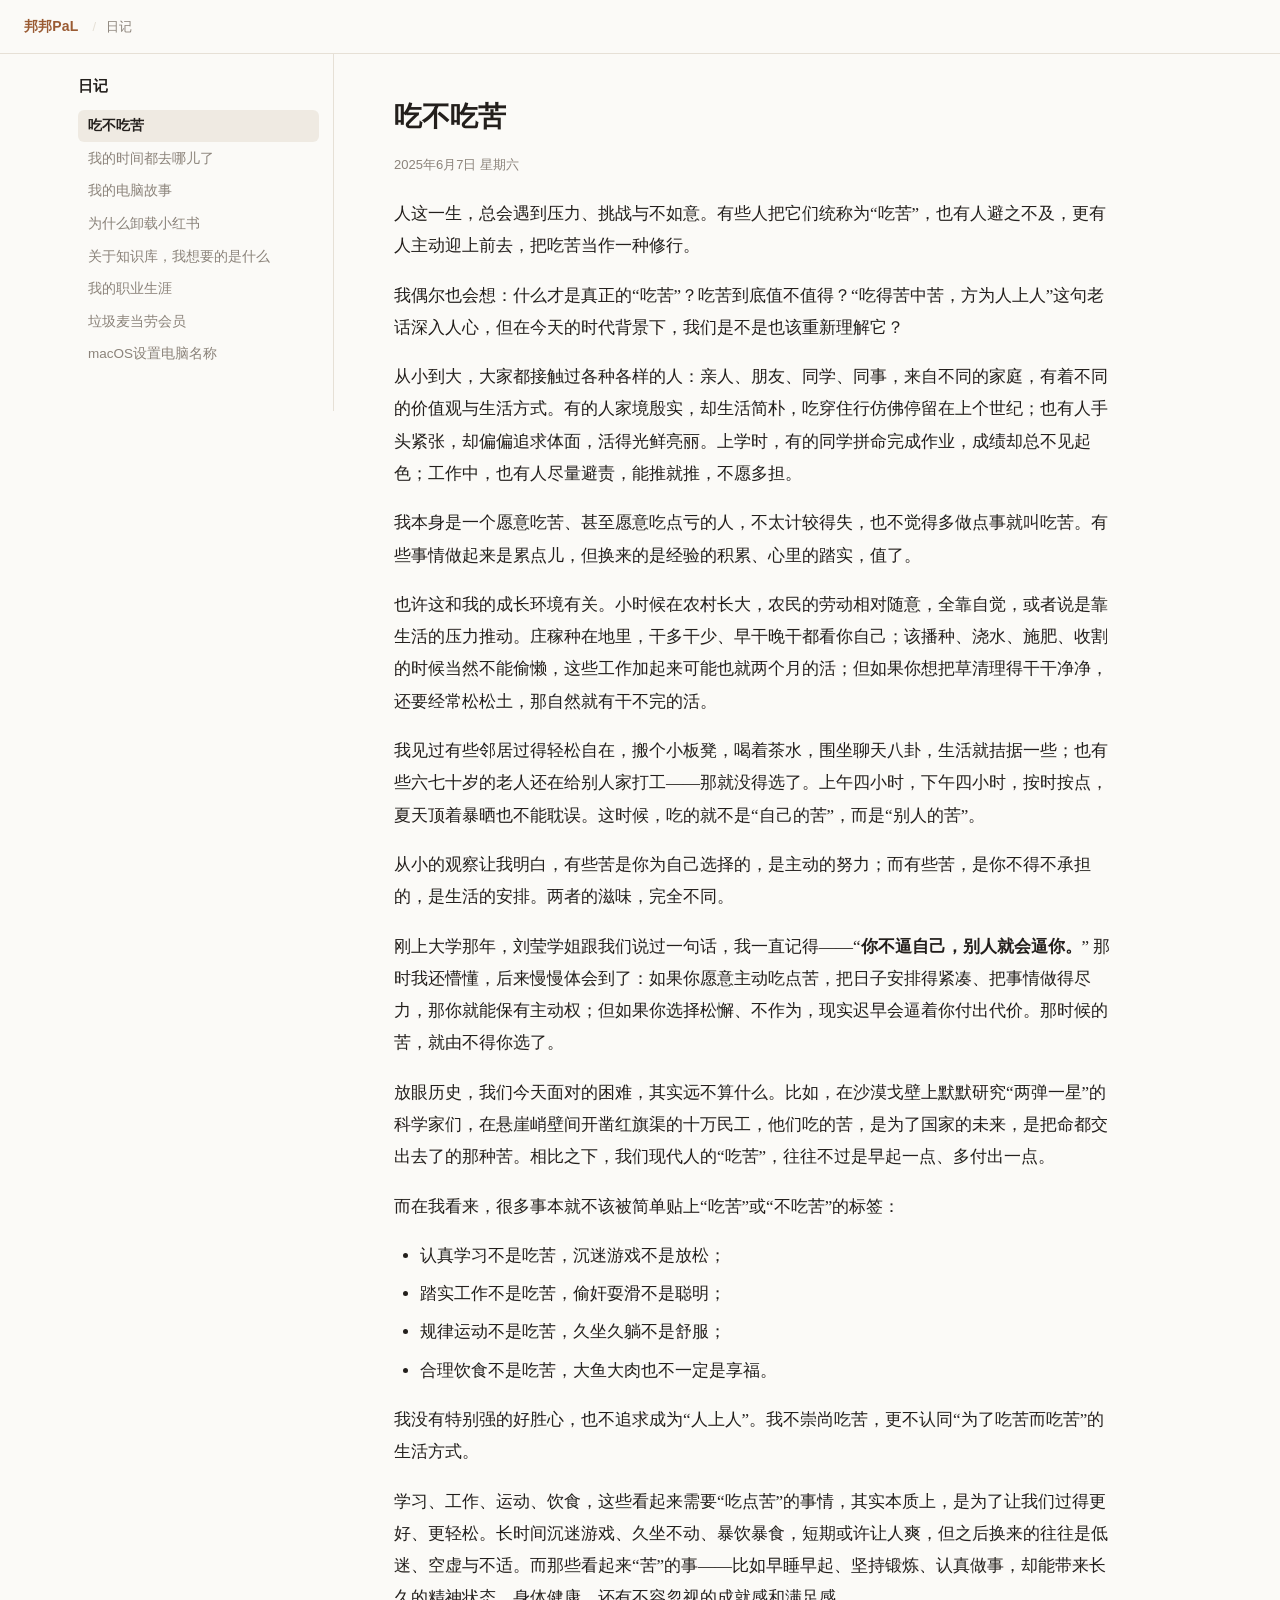
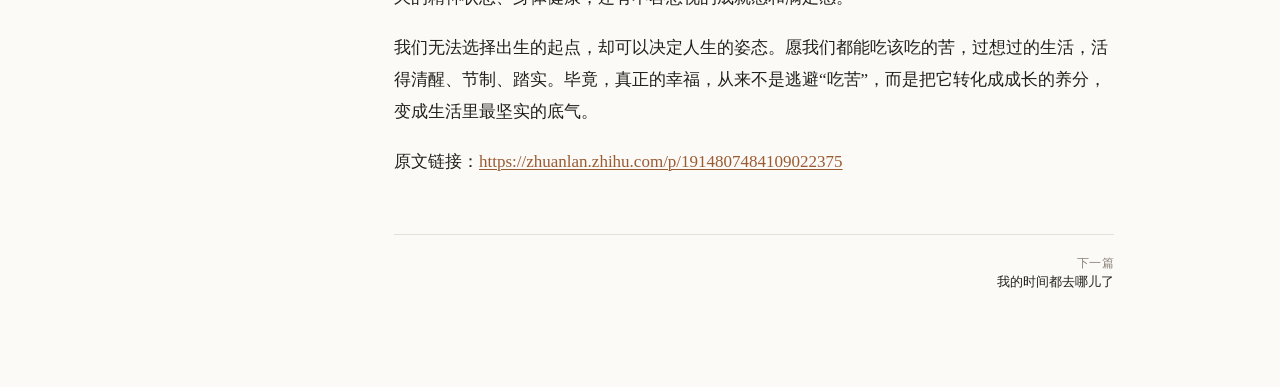
<file: blog/ch-b6cbbab2-4fe5-48fe-b62c-1f904f7f6863.html>
<!doctype html>
<html lang="zh-CN">
<head>
<meta charset="utf-8">
<meta name="viewport" content="width=device-width, initial-scale=1">
<title>日记 · 邦邦PaL</title>
<link rel="stylesheet" href="style.css">
<link rel="icon" href="/images/logo.jpg">

</head>
<body>
<header class="topbar">
<a class="brand" href="/">邦邦PaL</a>
<a class="book" href="index.html">日记</a>
</header>
<div class="layout">
<aside class="sidebar">
<input id="toc-toggle" class="toc-toggle" type="checkbox">
<label for="toc-toggle" class="toc-toggle-label">目录</label>
<a class="book-link" href="index.html">日记</a>
<nav class="toc">
<a class="depth-0 active" aria-current="page" href="ch-b6cbbab2-4fe5-48fe-b62c-1f904f7f6863.html">吃不吃苦</a>
<a class="depth-0" href="ch-d4b301c9-9414-4ada-b755-46216a2f1743.html">我的时间都去哪儿了</a>
<a class="depth-0" href="ch-5cfd0436-3ae7-49bc-95d7-fb37ee3c0449.html">我的电脑故事</a>
<a class="depth-0" href="ch-c7e391d1-fc64-4521-b972-9ffee927c762.html">为什么卸载小红书</a>
<a class="depth-0" href="ch-f9abd553-84e9-421e-abf7-584424e2e9d5.html">关于知识库，我想要的是什么</a>
<a class="depth-0" href="ch-1718d798-f97e-44a1-a975-72cb99af0dbb.html">我的职业生涯</a>
<a class="depth-0" href="ch-2026-11-13.html">垃圾麦当劳会员</a>
<a class="depth-0" href="ch-2026-11-12.html">macOS设置电脑名称</a>
</nav>
</aside>
<main class="content">
<article>
<h1 class="entry-title">吃不吃苦</h1>
<p class="entry-date">2025年6月7日 星期六</p>
<p>人这一生，总会遇到压力、挑战与不如意。有些人把它们统称为“吃苦”，也有人避之不及，更有人主动迎上前去，把吃苦当作一种修行。</p><p>我偶尔也会想：什么才是真正的“吃苦”？吃苦到底值不值得？“吃得苦中苦，方为人上人”这句老话深入人心，但在今天的时代背景下，我们是不是也该重新理解它？</p><p></p><p>从小到大，大家都接触过各种各样的人：亲人、朋友、同学、同事，来自不同的家庭，有着不同的价值观与生活方式。有的人家境殷实，却生活简朴，吃穿住行仿佛停留在上个世纪；也有人手头紧张，却偏偏追求体面，活得光鲜亮丽。上学时，有的同学拼命完成作业，成绩却总不见起色；工作中，也有人尽量避责，能推就推，不愿多担。</p><p>我本身是一个愿意吃苦、甚至愿意吃点亏的人，不太计较得失，也不觉得多做点事就叫吃苦。有些事情做起来是累点儿，但换来的是经验的积累、心里的踏实，值了。</p><p>也许这和我的成长环境有关。小时候在农村长大，农民的劳动相对随意，全靠自觉，或者说是靠生活的压力推动。庄稼种在地里，干多干少、早干晚干都看你自己；该播种、浇水、施肥、收割的时候当然不能偷懒，这些工作加起来可能也就两个月的活；但如果你想把草清理得干干净净，还要经常松松土，那自然就有干不完的活。</p><p>我见过有些邻居过得轻松自在，搬个小板凳，喝着茶水，围坐聊天八卦，生活就拮据一些；也有些六七十岁的老人还在给别人家打工——那就没得选了。上午四小时，下午四小时，按时按点，夏天顶着暴晒也不能耽误。这时候，吃的就不是“自己的苦”，而是“别人的苦”。</p><p>从小的观察让我明白，有些苦是你为自己选择的，是主动的努力；而有些苦，是你不得不承担的，是生活的安排。两者的滋味，完全不同。</p><p>刚上大学那年，刘莹学姐跟我们说过一句话，我一直记得——“<strong>你不逼自己，别人就会逼你。</strong>” 那时我还懵懂，后来慢慢体会到了：如果你愿意主动吃点苦，把日子安排得紧凑、把事情做得尽力，那你就能保有主动权；但如果你选择松懈、不作为，现实迟早会逼着你付出代价。那时候的苦，就由不得你选了。</p><p></p><p>放眼历史，我们今天面对的困难，其实远不算什么。比如，在沙漠戈壁上默默研究“两弹一星”的科学家们，在悬崖峭壁间开凿红旗渠的十万民工，他们吃的苦，是为了国家的未来，是把命都交出去了的那种苦。相比之下，我们现代人的“吃苦”，往往不过是早起一点、多付出一点。</p><p></p><p>而在我看来，很多事本就不该被简单贴上“吃苦”或“不吃苦”的标签：</p><ul><li><p>认真学习不是吃苦，沉迷游戏不是放松；</p></li><li><p>踏实工作不是吃苦，偷奸耍滑不是聪明；</p></li><li><p>规律运动不是吃苦，久坐久躺不是舒服；</p></li><li><p>合理饮食不是吃苦，大鱼大肉也不一定是享福。</p></li></ul><p>我没有特别强的好胜心，也不追求成为“人上人”。我不崇尚吃苦，更不认同“为了吃苦而吃苦”的生活方式。</p><p>学习、工作、运动、饮食，这些看起来需要“吃点苦”的事情，其实本质上，是为了让我们过得更好、更轻松。长时间沉迷游戏、久坐不动、暴饮暴食，短期或许让人爽，但之后换来的往往是低迷、空虚与不适。而那些看起来“苦”的事——比如早睡早起、坚持锻炼、认真做事，却能带来长久的精神状态、身体健康，还有不容忽视的成就感和满足感。</p><p></p><p>我们无法选择出生的起点，却可以决定人生的姿态。愿我们都能吃该吃的苦，过想过的生活，活得清醒、节制、踏实。毕竟，真正的幸福，从来不是逃避“吃苦”，而是把它转化成成长的养分，变成生活里最坚实的底气。</p><p></p><p>原文链接：<a target="_blank" rel="noopener noreferrer nofollow" href="https://zhuanlan.zhihu.com/p/1914807484109022375">https://zhuanlan.zhihu.com/p/1914807484109022375</a></p><p></p>
</article>
<nav class="pager"><span></span><a class="pager-next" href="ch-d4b301c9-9414-4ada-b755-46216a2f1743.html"><span>下一篇</span>我的时间都去哪儿了</a></nav>
</main>
</div>
</body>
</html>
</file>
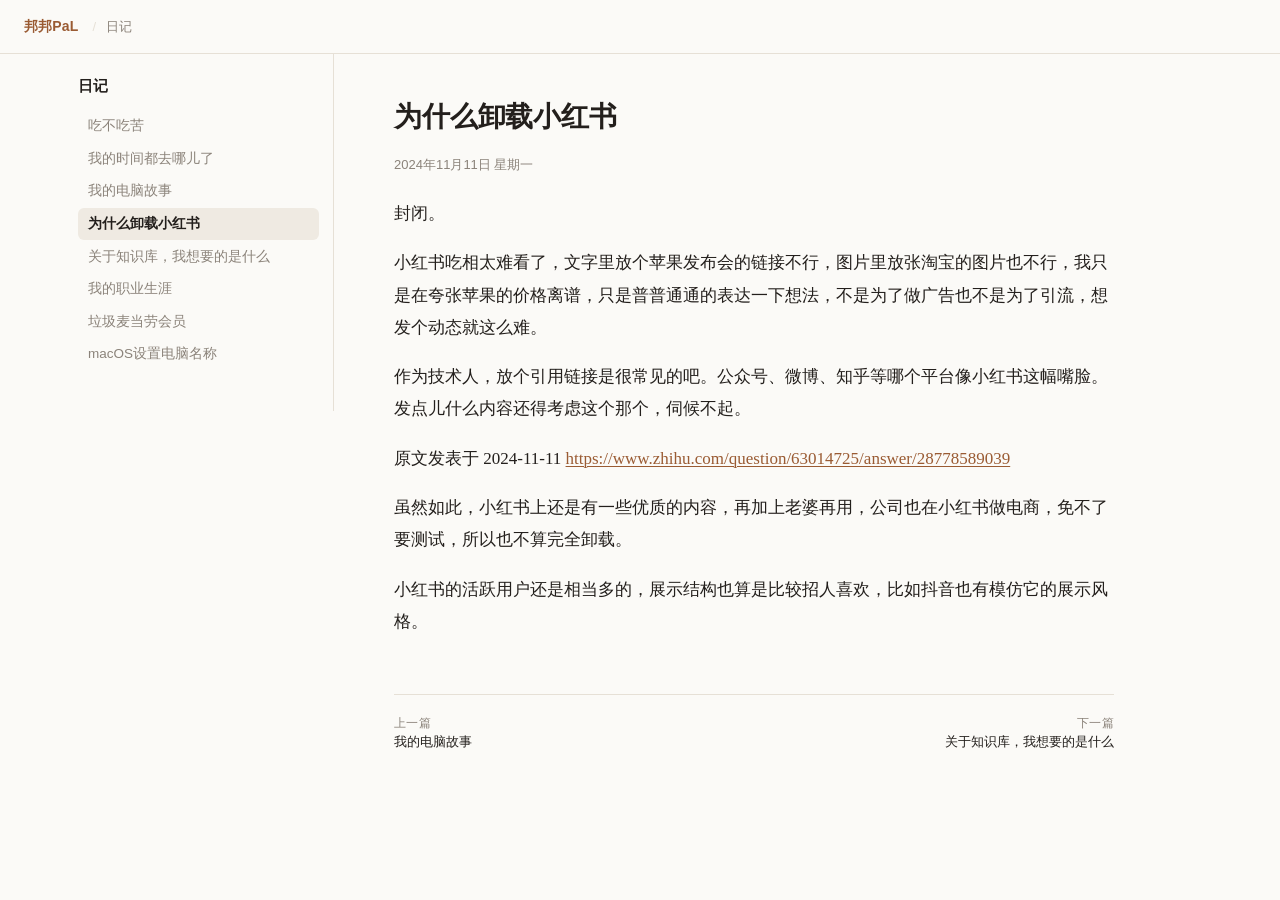
<file: blog/ch-c7e391d1-fc64-4521-b972-9ffee927c762.html>
<!doctype html>
<html lang="zh-CN">
<head>
<meta charset="utf-8">
<meta name="viewport" content="width=device-width, initial-scale=1">
<title>日记 · 邦邦PaL</title>
<link rel="stylesheet" href="style.css">
<link rel="icon" href="/images/logo.jpg">

</head>
<body>
<header class="topbar">
<a class="brand" href="/">邦邦PaL</a>
<a class="book" href="index.html">日记</a>
</header>
<div class="layout">
<aside class="sidebar">
<input id="toc-toggle" class="toc-toggle" type="checkbox">
<label for="toc-toggle" class="toc-toggle-label">目录</label>
<a class="book-link" href="index.html">日记</a>
<nav class="toc">
<a class="depth-0" href="ch-b6cbbab2-4fe5-48fe-b62c-1f904f7f6863.html">吃不吃苦</a>
<a class="depth-0" href="ch-d4b301c9-9414-4ada-b755-46216a2f1743.html">我的时间都去哪儿了</a>
<a class="depth-0" href="ch-5cfd0436-3ae7-49bc-95d7-fb37ee3c0449.html">我的电脑故事</a>
<a class="depth-0 active" aria-current="page" href="ch-c7e391d1-fc64-4521-b972-9ffee927c762.html">为什么卸载小红书</a>
<a class="depth-0" href="ch-f9abd553-84e9-421e-abf7-584424e2e9d5.html">关于知识库，我想要的是什么</a>
<a class="depth-0" href="ch-1718d798-f97e-44a1-a975-72cb99af0dbb.html">我的职业生涯</a>
<a class="depth-0" href="ch-2026-11-13.html">垃圾麦当劳会员</a>
<a class="depth-0" href="ch-2026-11-12.html">macOS设置电脑名称</a>
</nav>
</aside>
<main class="content">
<article>
<h1 class="entry-title">为什么卸载小红书</h1>
<p class="entry-date">2024年11月11日 星期一</p>
<p>封闭。</p><p>小红书吃相太难看了，文字里放个苹果发布会的链接不行，图片里放张淘宝的图片也不行，我只是在夸张苹果的价格离谱，只是普普通通的表达一下想法，不是为了做广告也不是为了引流，想发个动态就这么难。</p><p>作为技术人，放个引用链接是很常见的吧。公众号、微博、知乎等哪个平台像小红书这幅嘴脸。发点儿什么内容还得考虑这个那个，伺候不起。</p><p>原文发表于 2024-11-11 <a target="_blank" rel="noopener noreferrer nofollow" href="https://www.zhihu.com/question/63014725/answer/28778589039">https://www.zhihu.com/question/63014725/answer/28778589039</a></p><p>虽然如此，小红书上还是有一些优质的内容，再加上老婆再用，公司也在小红书做电商，免不了要测试，所以也不算完全卸载。</p><p></p><p>小红书的活跃用户还是相当多的，展示结构也算是比较招人喜欢，比如抖音也有模仿它的展示风格。</p>
</article>
<nav class="pager"><a class="pager-prev" href="ch-5cfd0436-3ae7-49bc-95d7-fb37ee3c0449.html"><span>上一篇</span>我的电脑故事</a><a class="pager-next" href="ch-f9abd553-84e9-421e-abf7-584424e2e9d5.html"><span>下一篇</span>关于知识库，我想要的是什么</a></nav>
</main>
</div>
</body>
</html>
</file>
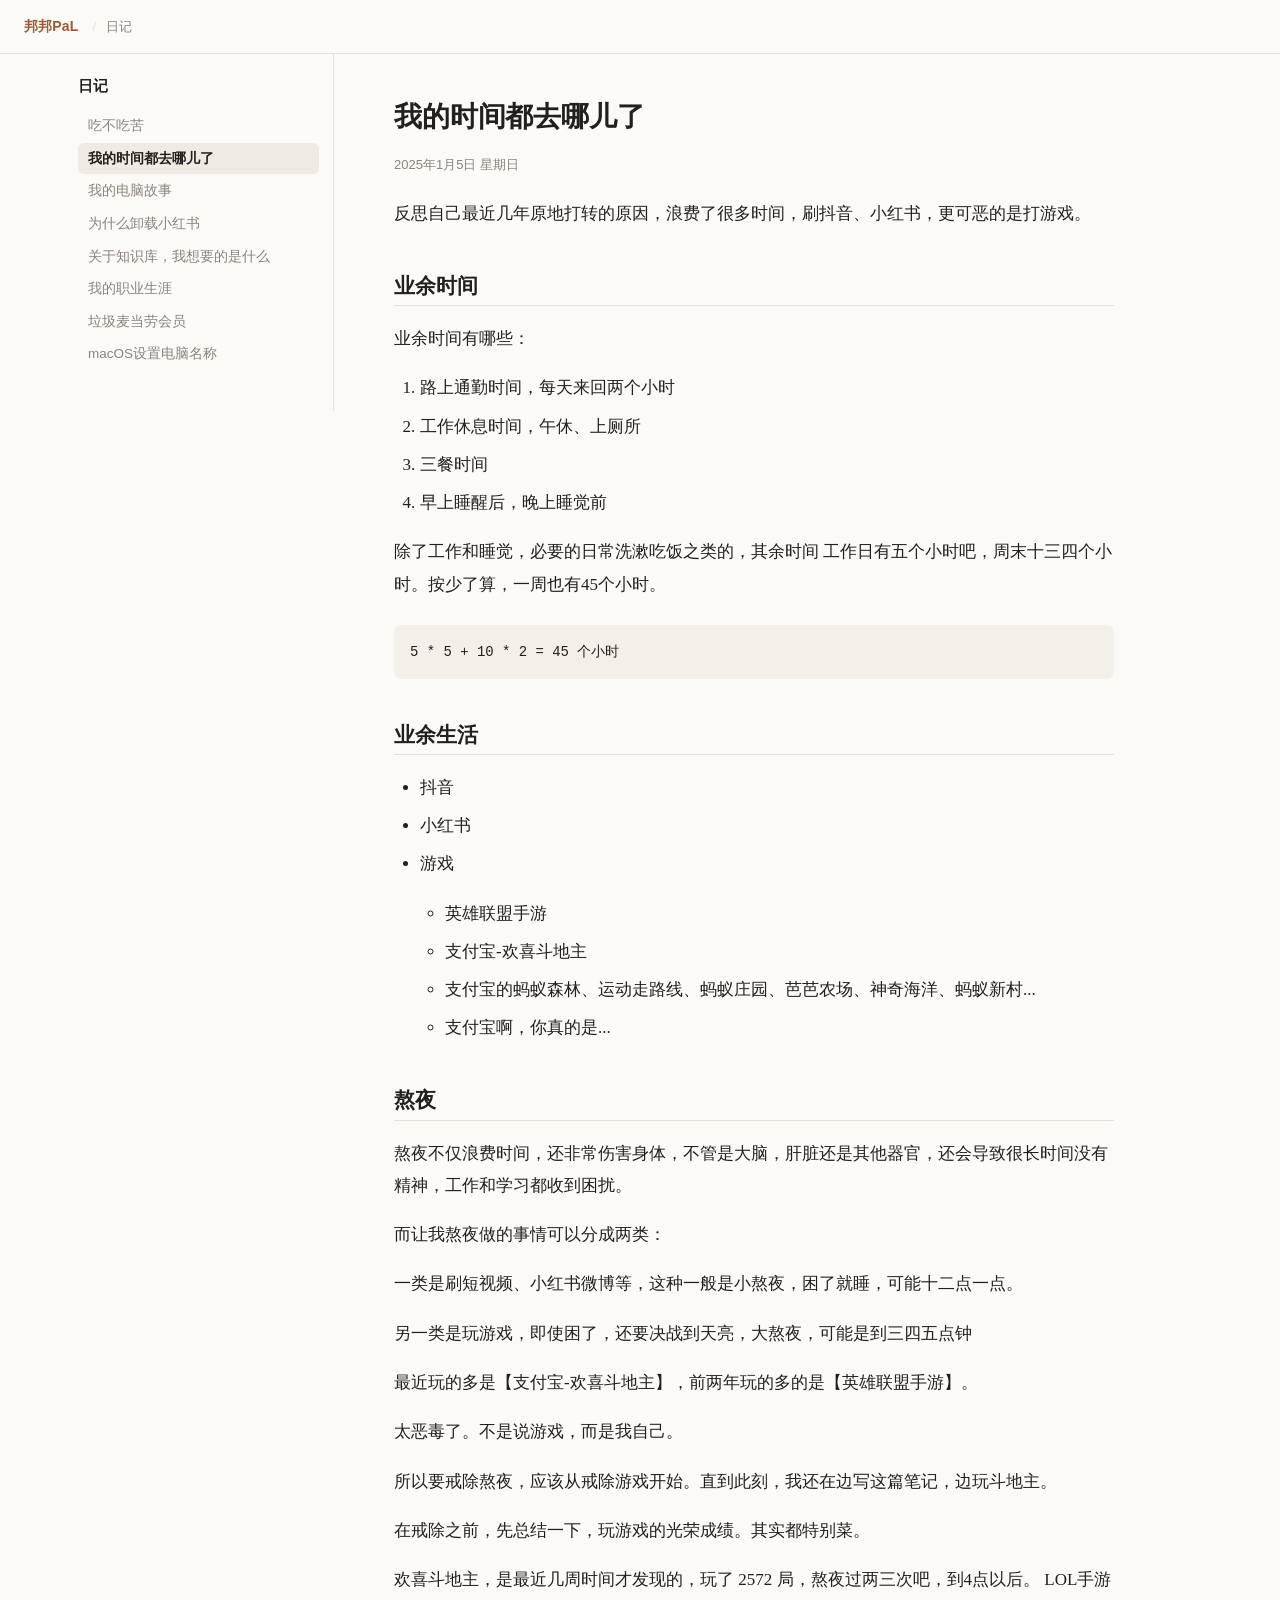
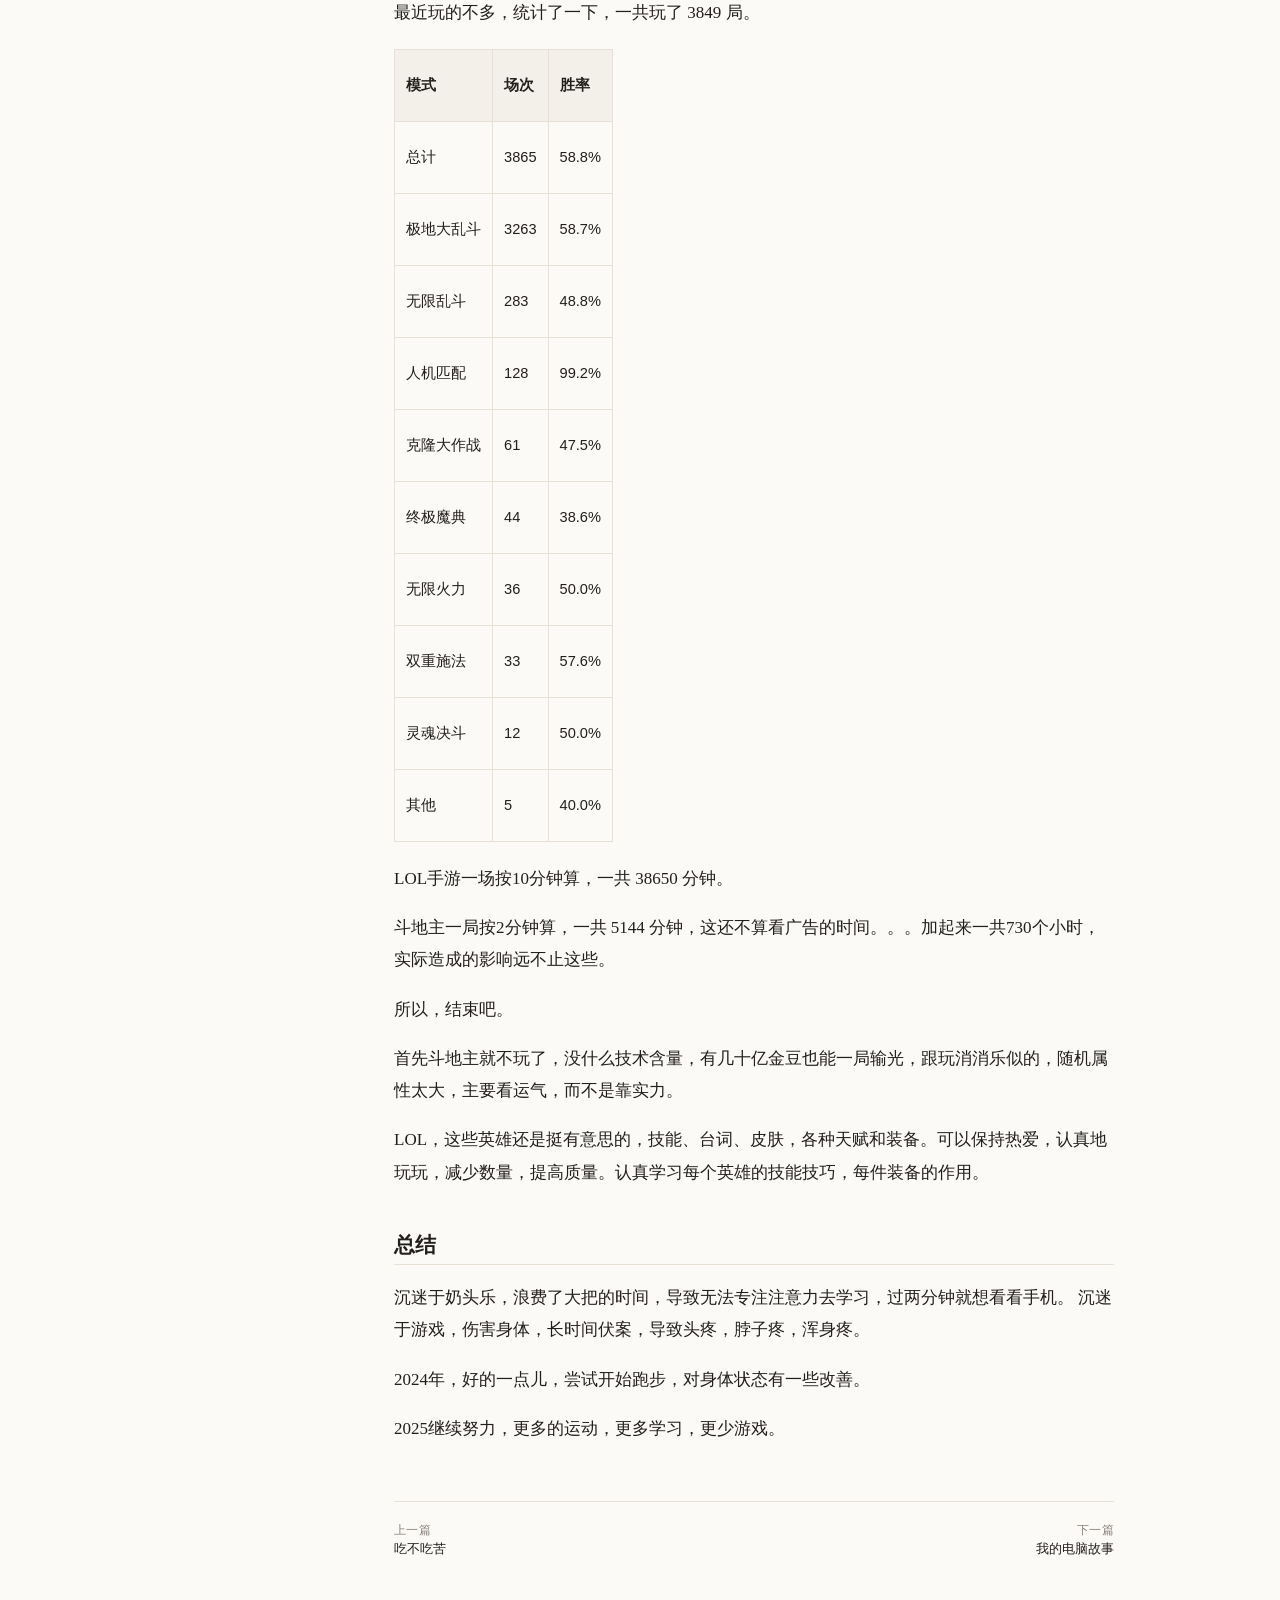
<file: blog/ch-d4b301c9-9414-4ada-b755-46216a2f1743.html>
<!doctype html>
<html lang="zh-CN">
<head>
<meta charset="utf-8">
<meta name="viewport" content="width=device-width, initial-scale=1">
<title>日记 · 邦邦PaL</title>
<link rel="stylesheet" href="style.css">
<link rel="icon" href="/images/logo.jpg">

</head>
<body>
<header class="topbar">
<a class="brand" href="/">邦邦PaL</a>
<a class="book" href="index.html">日记</a>
</header>
<div class="layout">
<aside class="sidebar">
<input id="toc-toggle" class="toc-toggle" type="checkbox">
<label for="toc-toggle" class="toc-toggle-label">目录</label>
<a class="book-link" href="index.html">日记</a>
<nav class="toc">
<a class="depth-0" href="ch-b6cbbab2-4fe5-48fe-b62c-1f904f7f6863.html">吃不吃苦</a>
<a class="depth-0 active" aria-current="page" href="ch-d4b301c9-9414-4ada-b755-46216a2f1743.html">我的时间都去哪儿了</a>
<a class="depth-0" href="ch-5cfd0436-3ae7-49bc-95d7-fb37ee3c0449.html">我的电脑故事</a>
<a class="depth-0" href="ch-c7e391d1-fc64-4521-b972-9ffee927c762.html">为什么卸载小红书</a>
<a class="depth-0" href="ch-f9abd553-84e9-421e-abf7-584424e2e9d5.html">关于知识库，我想要的是什么</a>
<a class="depth-0" href="ch-1718d798-f97e-44a1-a975-72cb99af0dbb.html">我的职业生涯</a>
<a class="depth-0" href="ch-2026-11-13.html">垃圾麦当劳会员</a>
<a class="depth-0" href="ch-2026-11-12.html">macOS设置电脑名称</a>
</nav>
</aside>
<main class="content">
<article>
<h1 class="entry-title">我的时间都去哪儿了</h1>
<p class="entry-date">2025年1月5日 星期日</p>
<p>反思自己最近几年原地打转的原因，浪费了很多时间，刷抖音、小红书，更可恶的是打游戏。</p><h2><strong>业余时间</strong></h2><p>业余时间有哪些：</p><ol><li><p>路上通勤时间，每天来回两个小时</p></li><li><p>工作休息时间，午休、上厕所</p></li><li><p>三餐时间</p></li><li><p>早上睡醒后，晚上睡觉前</p></li></ol><p>除了工作和睡觉，必要的日常洗漱吃饭之类的，其余时间 工作日有五个小时吧，周末十三四个小时。按少了算，一周也有45个小时。</p><pre><code>5 * 5 + 10 * 2 = 45 个小时
</code></pre><h2><strong>业余生活</strong></h2><ul><li><p>抖音</p></li><li><p>小红书</p></li><li><p>游戏</p><ul><li><p>英雄联盟手游</p></li><li><p>支付宝-欢喜斗地主</p></li><li><p>支付宝的蚂蚁森林、运动走路线、蚂蚁庄园、芭芭农场、神奇海洋、蚂蚁新村...</p></li><li><p>支付宝啊，你真的是...</p></li></ul></li></ul><h2><strong>熬夜</strong></h2><p>熬夜不仅浪费时间，还非常伤害身体，不管是大脑，肝脏还是其他器官，还会导致很长时间没有精神，工作和学习都收到困扰。</p><p>而让我熬夜做的事情可以分成两类：</p><p>一类是刷短视频、小红书微博等，这种一般是小熬夜，困了就睡，可能十二点一点。</p><p>另一类是玩游戏，即使困了，还要决战到天亮，大熬夜，可能是到三四五点钟</p><p>最近玩的多是【支付宝-欢喜斗地主】，前两年玩的多的是【英雄联盟手游】。</p><p>太恶毒了。不是说游戏，而是我自己。</p><p>所以要戒除熬夜，应该从戒除游戏开始。直到此刻，我还在边写这篇笔记，边玩斗地主。</p><p>在戒除之前，先总结一下，玩游戏的光荣成绩。其实都特别菜。</p><p>欢喜斗地主，是最近几周时间才发现的，玩了 2572 局，熬夜过两三次吧，到4点以后。 LOL手游最近玩的不多，统计了一下，一共玩了 3849 局。</p><table style="min-width: 75px;"><colgroup><col style="min-width: 25px;"><col style="min-width: 25px;"><col style="min-width: 25px;"></colgroup><tbody><tr><th colspan="1" rowspan="1"><p><strong>模式</strong></p></th><th colspan="1" rowspan="1"><p><strong>场次</strong></p></th><th colspan="1" rowspan="1"><p><strong>胜率</strong></p></th></tr><tr><td colspan="1" rowspan="1"><p>总计</p></td><td colspan="1" rowspan="1"><p>3865</p></td><td colspan="1" rowspan="1"><p>58.8%</p></td></tr><tr><td colspan="1" rowspan="1"><p>极地大乱斗</p></td><td colspan="1" rowspan="1"><p>3263</p></td><td colspan="1" rowspan="1"><p>58.7%</p></td></tr><tr><td colspan="1" rowspan="1"><p>无限乱斗</p></td><td colspan="1" rowspan="1"><p>283</p></td><td colspan="1" rowspan="1"><p>48.8%</p></td></tr><tr><td colspan="1" rowspan="1"><p>人机匹配</p></td><td colspan="1" rowspan="1"><p>128</p></td><td colspan="1" rowspan="1"><p>99.2%</p></td></tr><tr><td colspan="1" rowspan="1"><p>克隆大作战</p></td><td colspan="1" rowspan="1"><p>61</p></td><td colspan="1" rowspan="1"><p>47.5%</p></td></tr><tr><td colspan="1" rowspan="1"><p>终极魔典</p></td><td colspan="1" rowspan="1"><p>44</p></td><td colspan="1" rowspan="1"><p>38.6%</p></td></tr><tr><td colspan="1" rowspan="1"><p>无限火力</p></td><td colspan="1" rowspan="1"><p>36</p></td><td colspan="1" rowspan="1"><p>50.0%</p></td></tr><tr><td colspan="1" rowspan="1"><p>双重施法</p></td><td colspan="1" rowspan="1"><p>33</p></td><td colspan="1" rowspan="1"><p>57.6%</p></td></tr><tr><td colspan="1" rowspan="1"><p>灵魂决斗</p></td><td colspan="1" rowspan="1"><p>12</p></td><td colspan="1" rowspan="1"><p>50.0%</p></td></tr><tr><td colspan="1" rowspan="1"><p>其他</p></td><td colspan="1" rowspan="1"><p>5</p></td><td colspan="1" rowspan="1"><p>40.0%</p></td></tr></tbody></table><p>LOL手游一场按10分钟算，一共 38650 分钟。</p><p>斗地主一局按2分钟算，一共 5144 分钟，这还不算看广告的时间。。。加起来一共730个小时，实际造成的影响远不止这些。</p><p>所以，结束吧。</p><p>首先斗地主就不玩了，没什么技术含量，有几十亿金豆也能一局输光，跟玩消消乐似的，随机属性太大，主要看运气，而不是靠实力。</p><p>LOL，这些英雄还是挺有意思的，技能、台词、皮肤，各种天赋和装备。可以保持热爱，认真地玩玩，减少数量，提高质量。认真学习每个英雄的技能技巧，每件装备的作用。</p><h2><strong>总结</strong></h2><p>沉迷于奶头乐，浪费了大把的时间，导致无法专注注意力去学习，过两分钟就想看看手机。 沉迷于游戏，伤害身体，长时间伏案，导致头疼，脖子疼，浑身疼。</p><p>2024年，好的一点儿，尝试开始跑步，对身体状态有一些改善。</p><p>2025继续努力，更多的运动，更多学习，更少游戏。</p>
</article>
<nav class="pager"><a class="pager-prev" href="ch-b6cbbab2-4fe5-48fe-b62c-1f904f7f6863.html"><span>上一篇</span>吃不吃苦</a><a class="pager-next" href="ch-5cfd0436-3ae7-49bc-95d7-fb37ee3c0449.html"><span>下一篇</span>我的电脑故事</a></nav>
</main>
</div>
</body>
</html>
</file>
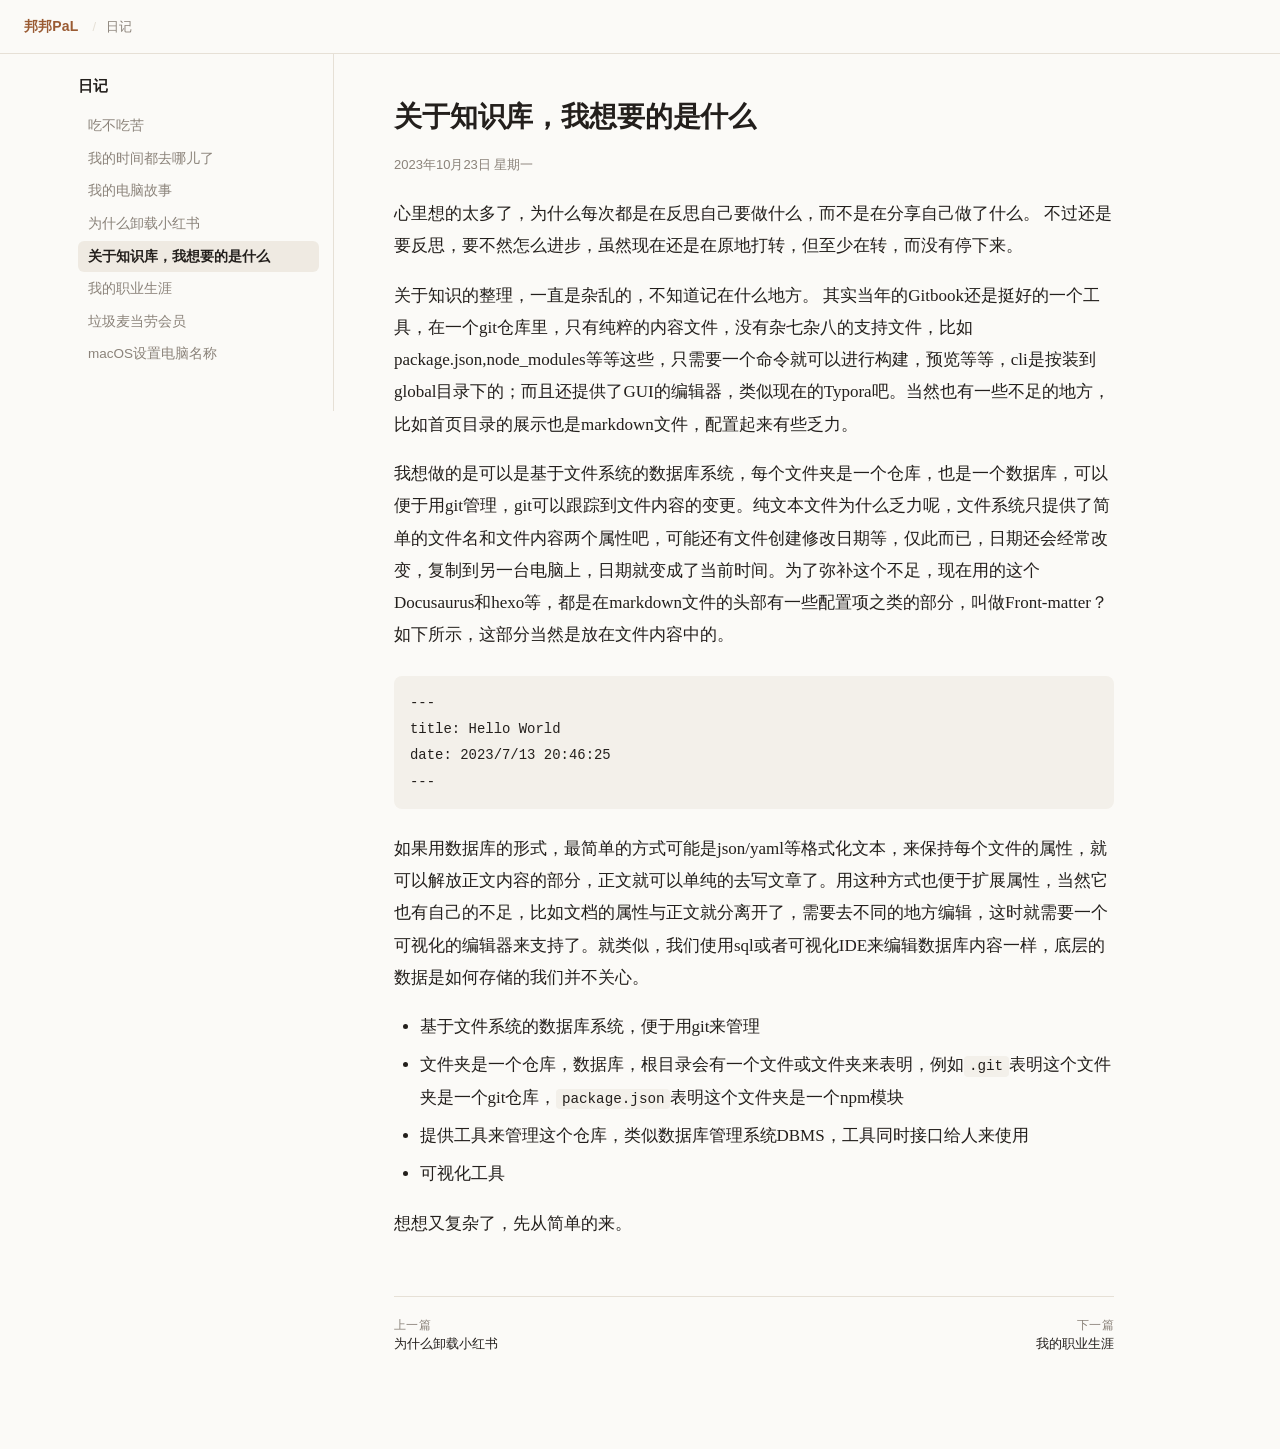
<file: blog/ch-f9abd553-84e9-421e-abf7-584424e2e9d5.html>
<!doctype html>
<html lang="zh-CN">
<head>
<meta charset="utf-8">
<meta name="viewport" content="width=device-width, initial-scale=1">
<title>日记 · 邦邦PaL</title>
<link rel="stylesheet" href="style.css">
<link rel="icon" href="/images/logo.jpg">

</head>
<body>
<header class="topbar">
<a class="brand" href="/">邦邦PaL</a>
<a class="book" href="index.html">日记</a>
</header>
<div class="layout">
<aside class="sidebar">
<input id="toc-toggle" class="toc-toggle" type="checkbox">
<label for="toc-toggle" class="toc-toggle-label">目录</label>
<a class="book-link" href="index.html">日记</a>
<nav class="toc">
<a class="depth-0" href="ch-b6cbbab2-4fe5-48fe-b62c-1f904f7f6863.html">吃不吃苦</a>
<a class="depth-0" href="ch-d4b301c9-9414-4ada-b755-46216a2f1743.html">我的时间都去哪儿了</a>
<a class="depth-0" href="ch-5cfd0436-3ae7-49bc-95d7-fb37ee3c0449.html">我的电脑故事</a>
<a class="depth-0" href="ch-c7e391d1-fc64-4521-b972-9ffee927c762.html">为什么卸载小红书</a>
<a class="depth-0 active" aria-current="page" href="ch-f9abd553-84e9-421e-abf7-584424e2e9d5.html">关于知识库，我想要的是什么</a>
<a class="depth-0" href="ch-1718d798-f97e-44a1-a975-72cb99af0dbb.html">我的职业生涯</a>
<a class="depth-0" href="ch-2026-11-13.html">垃圾麦当劳会员</a>
<a class="depth-0" href="ch-2026-11-12.html">macOS设置电脑名称</a>
</nav>
</aside>
<main class="content">
<article>
<h1 class="entry-title">关于知识库，我想要的是什么</h1>
<p class="entry-date">2023年10月23日 星期一</p>
<p>心里想的太多了，为什么每次都是在反思自己要做什么，而不是在分享自己做了什么。 不过还是要反思，要不然怎么进步，虽然现在还是在原地打转，但至少在转，而没有停下来。</p><p>关于知识的整理，一直是杂乱的，不知道记在什么地方。 其实当年的Gitbook还是挺好的一个工具，在一个git仓库里，只有纯粹的内容文件，没有杂七杂八的支持文件，比如package.json,node_modules等等这些，只需要一个命令就可以进行构建，预览等等，cli是按装到global目录下的；而且还提供了GUI的编辑器，类似现在的Typora吧。当然也有一些不足的地方，比如首页目录的展示也是markdown文件，配置起来有些乏力。</p><p>我想做的是可以是基于文件系统的数据库系统，每个文件夹是一个仓库，也是一个数据库，可以便于用git管理，git可以跟踪到文件内容的变更。纯文本文件为什么乏力呢，文件系统只提供了简单的文件名和文件内容两个属性吧，可能还有文件创建修改日期等，仅此而已，日期还会经常改变，复制到另一台电脑上，日期就变成了当前时间。为了弥补这个不足，现在用的这个Docusaurus和hexo等，都是在markdown文件的头部有一些配置项之类的部分，叫做Front-matter？如下所示，这部分当然是放在文件内容中的。</p><pre><code>---
title: Hello World
date: 2023/7/13 20:46:25
---
</code></pre><p>如果用数据库的形式，最简单的方式可能是json/yaml等格式化文本，来保持每个文件的属性，就可以解放正文内容的部分，正文就可以单纯的去写文章了。用这种方式也便于扩展属性，当然它也有自己的不足，比如文档的属性与正文就分离开了，需要去不同的地方编辑，这时就需要一个可视化的编辑器来支持了。就类似，我们使用sql或者可视化IDE来编辑数据库内容一样，底层的数据是如何存储的我们并不关心。</p><ul><li><p>基于文件系统的数据库系统，便于用git来管理</p></li><li><p>文件夹是一个仓库，数据库，根目录会有一个文件或文件夹来表明，例如<code>.git</code>表明这个文件夹是一个git仓库，<code>package.json</code>表明这个文件夹是一个npm模块</p></li><li><p>提供工具来管理这个仓库，类似数据库管理系统DBMS，工具同时接口给人来使用</p></li><li><p>可视化工具</p></li></ul><p>想想又复杂了，先从简单的来。</p>
</article>
<nav class="pager"><a class="pager-prev" href="ch-c7e391d1-fc64-4521-b972-9ffee927c762.html"><span>上一篇</span>为什么卸载小红书</a><a class="pager-next" href="ch-1718d798-f97e-44a1-a975-72cb99af0dbb.html"><span>下一篇</span>我的职业生涯</a></nav>
</main>
</div>
</body>
</html>
</file>
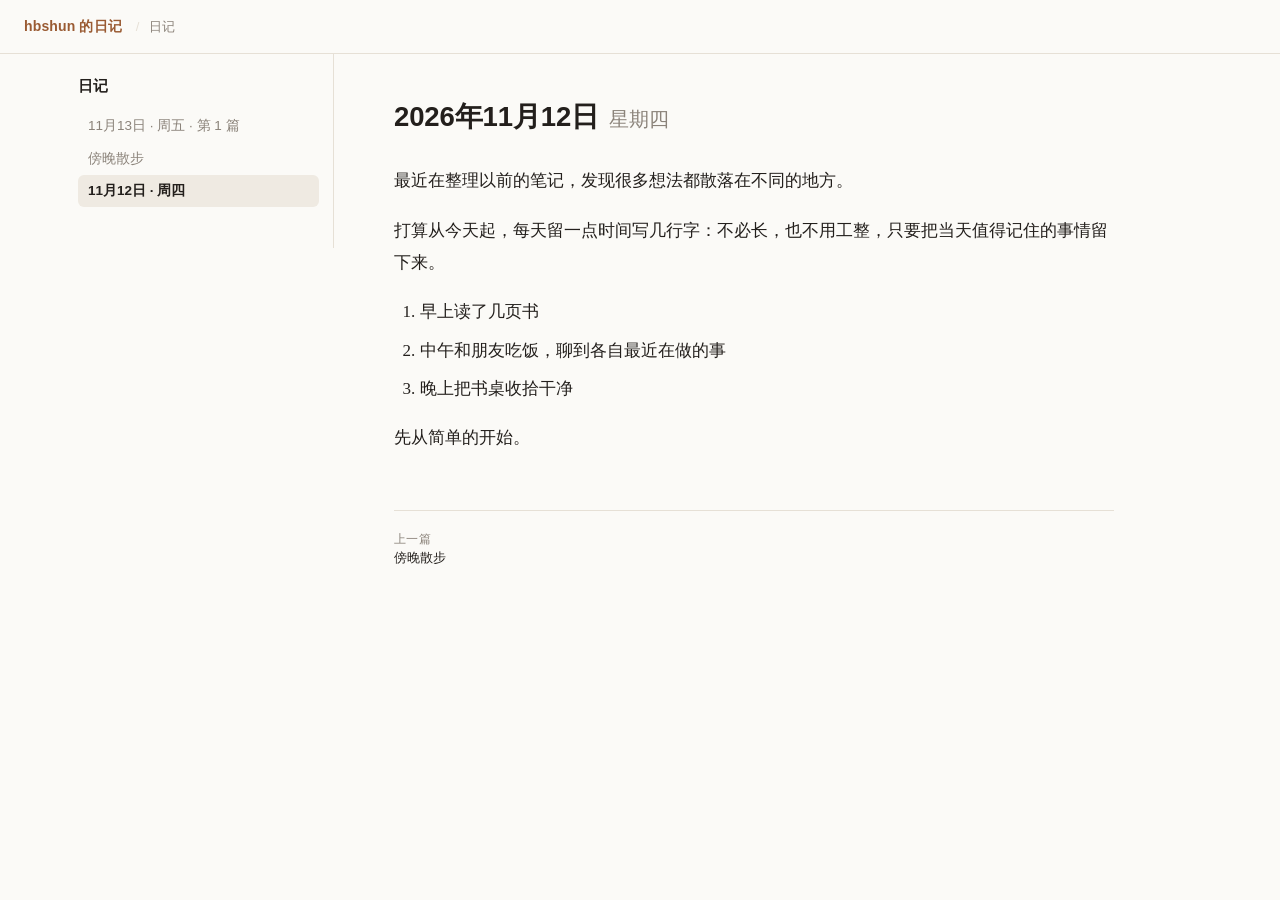
<file: blog/日记/ch-2026-11-12.html>
<!doctype html>
<html lang="zh-CN">
<head>
<meta charset="utf-8">
<meta name="viewport" content="width=device-width, initial-scale=1">
<title>11月12日 · 周四 · 日记</title>
<link rel="stylesheet" href="../style.css">

</head>
<body>
<header class="topbar">
<a class="brand" href="../index.html">hbshun 的日记</a>
<span class="book">日记</span>
</header>
<div class="layout">
<aside class="sidebar">
<input id="toc-toggle" class="toc-toggle" type="checkbox">
<label for="toc-toggle" class="toc-toggle-label">目录</label>
<a class="book-link" href="index.html">日记</a>
<nav class="toc">
<a class="depth-0" href="ch-2026-11-13.html">11月13日 · 周五 · 第 1 篇</a>
<a class="depth-0" href="ch-b6cbbab2-4fe5-48fe-b62c-1f904f7f6863.html">傍晚散步</a>
<a class="depth-0 active" aria-current="page" href="ch-2026-11-12.html">11月12日 · 周四</a>
</nav>
</aside>
<main class="content">
<article>
<h1 class="entry-title">2026年11月12日<span class="entry-weekday">星期四</span></h1>
<p>最近在整理以前的笔记，发现很多想法都散落在不同的地方。</p><p>打算从今天起，每天留一点时间写几行字：不必长，也不用工整，只要把当天值得记住的事情留下来。</p><ol><li><p>早上读了几页书</p></li><li><p>中午和朋友吃饭，聊到各自最近在做的事</p></li><li><p>晚上把书桌收拾干净</p></li></ol><p>先从简单的开始。</p>
</article>
<nav class="pager"><a class="pager-prev" href="ch-b6cbbab2-4fe5-48fe-b62c-1f904f7f6863.html"><span>上一篇</span>傍晚散步</a><span></span></nav>
</main>
</div>
</body>
</html>
</file>
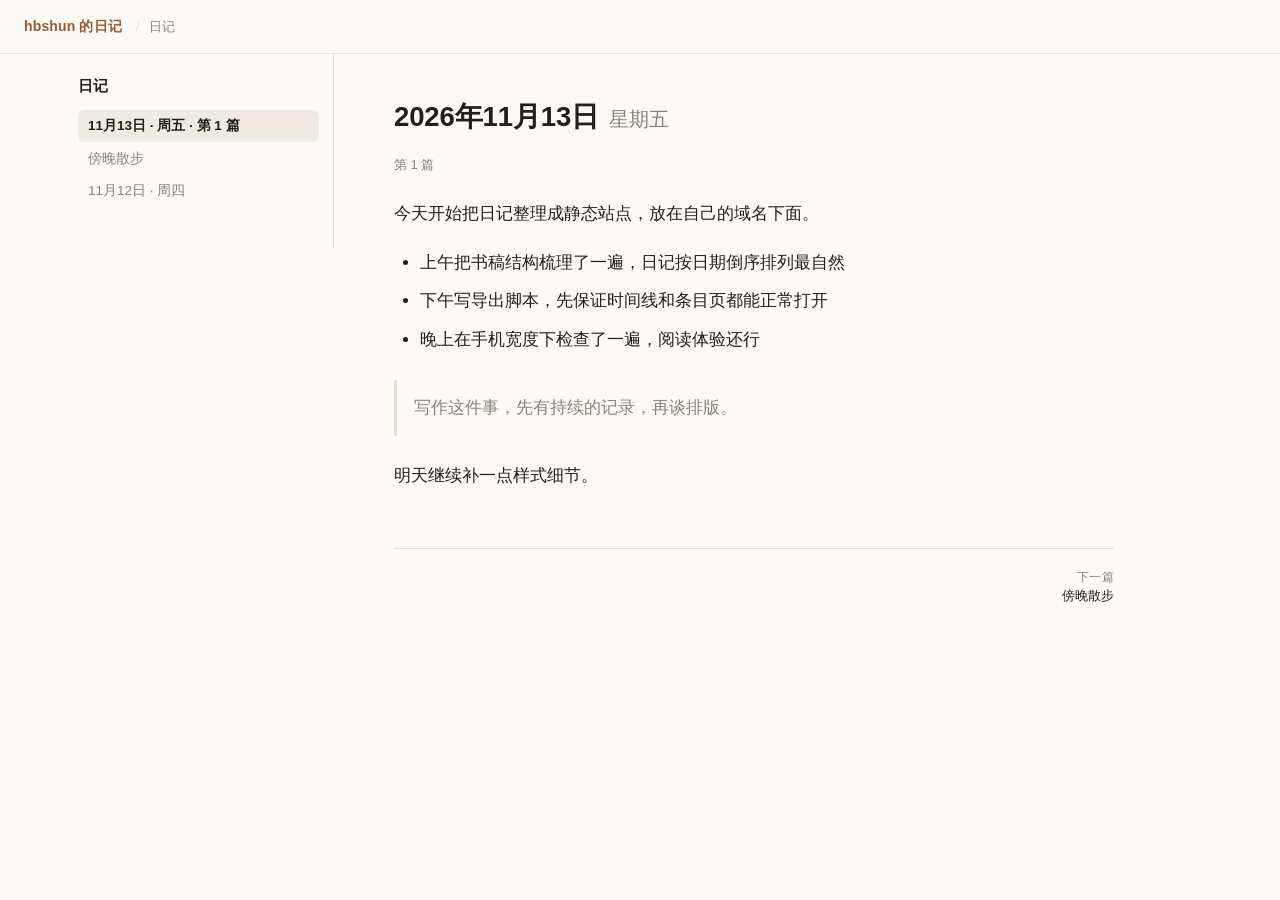
<file: blog/日记/ch-2026-11-13.html>
<!doctype html>
<html lang="zh-CN">
<head>
<meta charset="utf-8">
<meta name="viewport" content="width=device-width, initial-scale=1">
<title>11月13日 · 周五 · 第 1 篇 · 日记</title>
<link rel="stylesheet" href="../style.css">

</head>
<body>
<header class="topbar">
<a class="brand" href="../index.html">hbshun 的日记</a>
<span class="book">日记</span>
</header>
<div class="layout">
<aside class="sidebar">
<input id="toc-toggle" class="toc-toggle" type="checkbox">
<label for="toc-toggle" class="toc-toggle-label">目录</label>
<a class="book-link" href="index.html">日记</a>
<nav class="toc">
<a class="depth-0 active" aria-current="page" href="ch-2026-11-13.html">11月13日 · 周五 · 第 1 篇</a>
<a class="depth-0" href="ch-b6cbbab2-4fe5-48fe-b62c-1f904f7f6863.html">傍晚散步</a>
<a class="depth-0" href="ch-2026-11-12.html">11月12日 · 周四</a>
</nav>
</aside>
<main class="content">
<article>
<h1 class="entry-title">2026年11月13日<span class="entry-weekday">星期五</span></h1>
<p class="entry-index">第 1 篇</p>
<p>今天开始把日记整理成静态站点，放在自己的域名下面。</p><ul><li><p>上午把书稿结构梳理了一遍，日记按日期倒序排列最自然</p></li><li><p>下午写导出脚本，先保证时间线和条目页都能正常打开</p></li><li><p>晚上在手机宽度下检查了一遍，阅读体验还行</p></li></ul><blockquote><p>写作这件事，先有持续的记录，再谈排版。</p></blockquote><p>明天继续补一点样式细节。</p>
</article>
<nav class="pager"><span></span><a class="pager-next" href="ch-b6cbbab2-4fe5-48fe-b62c-1f904f7f6863.html"><span>下一篇</span>傍晚散步</a></nav>
</main>
</div>
</body>
</html>
</file>
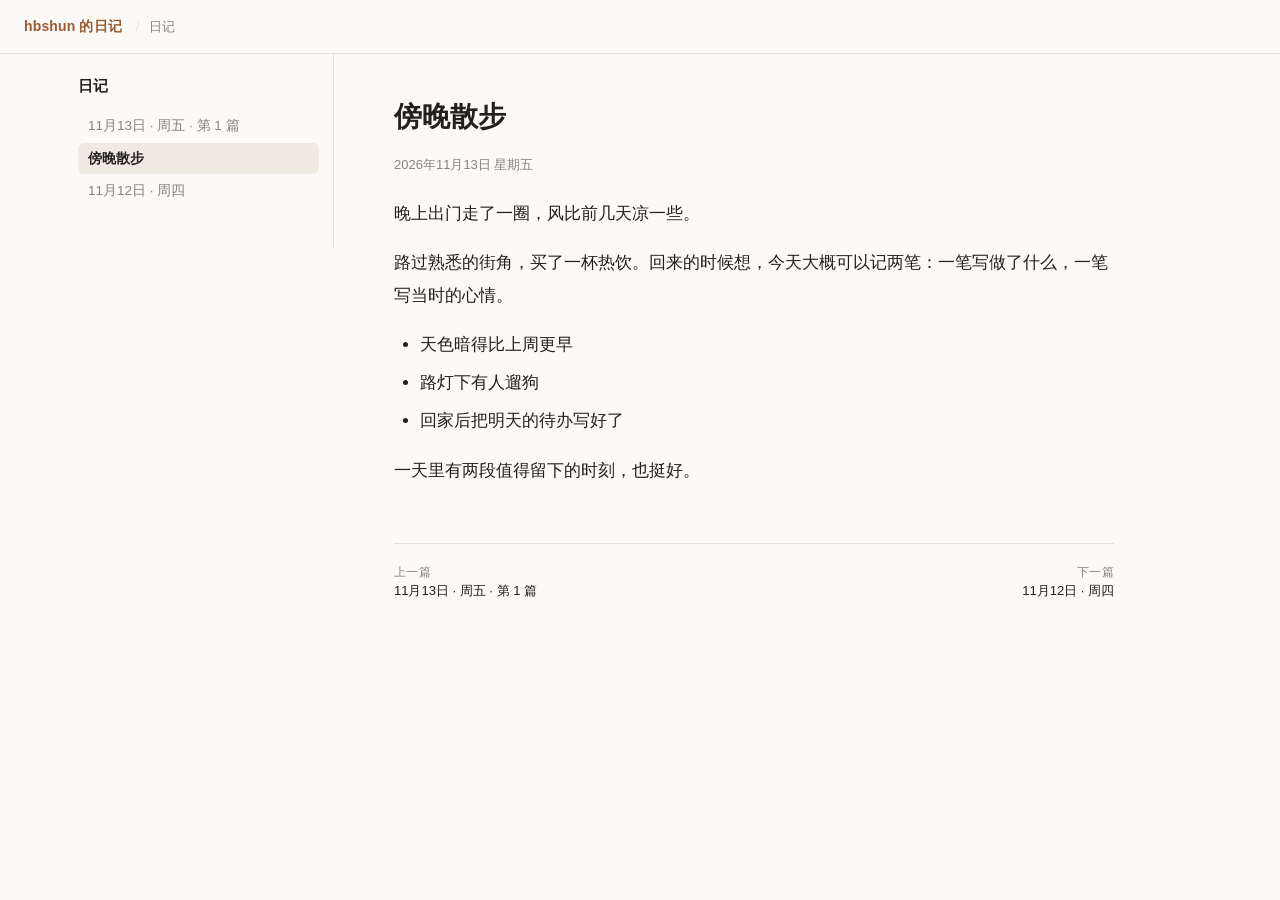
<file: blog/日记/ch-b6cbbab2-4fe5-48fe-b62c-1f904f7f6863.html>
<!doctype html>
<html lang="zh-CN">
<head>
<meta charset="utf-8">
<meta name="viewport" content="width=device-width, initial-scale=1">
<title>傍晚散步 · 日记</title>
<link rel="stylesheet" href="../style.css">

</head>
<body>
<header class="topbar">
<a class="brand" href="../index.html">hbshun 的日记</a>
<span class="book">日记</span>
</header>
<div class="layout">
<aside class="sidebar">
<input id="toc-toggle" class="toc-toggle" type="checkbox">
<label for="toc-toggle" class="toc-toggle-label">目录</label>
<a class="book-link" href="index.html">日记</a>
<nav class="toc">
<a class="depth-0" href="ch-2026-11-13.html">11月13日 · 周五 · 第 1 篇</a>
<a class="depth-0 active" aria-current="page" href="ch-b6cbbab2-4fe5-48fe-b62c-1f904f7f6863.html">傍晚散步</a>
<a class="depth-0" href="ch-2026-11-12.html">11月12日 · 周四</a>
</nav>
</aside>
<main class="content">
<article>
<h1 class="entry-title">傍晚散步</h1>
<p class="entry-date">2026年11月13日 星期五</p>
<p>晚上出门走了一圈，风比前几天凉一些。</p><p>路过熟悉的街角，买了一杯热饮。回来的时候想，今天大概可以记两笔：一笔写做了什么，一笔写当时的心情。</p><ul><li><p>天色暗得比上周更早</p></li><li><p>路灯下有人遛狗</p></li><li><p>回家后把明天的待办写好了</p></li></ul><p>一天里有两段值得留下的时刻，也挺好。</p>
</article>
<nav class="pager"><a class="pager-prev" href="ch-2026-11-13.html"><span>上一篇</span>11月13日 · 周五 · 第 1 篇</a><a class="pager-next" href="ch-2026-11-12.html"><span>下一篇</span>11月12日 · 周四</a></nav>
</main>
</div>
</body>
</html>
</file>
<file: assets/css/noscript.css>
/*
	Dimension by HTML5 UP
	html5up.net | @ajlkn
	Free for personal and commercial use under the CCA 3.0 license (html5up.net/license)
*/

/* BG */

	body.is-preload #bg:before {
		background-color: transparent;
	}

/* Header */

	body.is-preload #header {
		-moz-filter: none;
		-webkit-filter: none;
		-ms-filter: none;
		filter: none;
	}

		body.is-preload #header > * {
			opacity: 1;
		}

		body.is-preload #header .content .inner {
			max-height: none;
			padding: 3rem 2rem;
			opacity: 1;
		}

/* Main */

	#main article {
		opacity: 1;
		margin: 4rem 0 0 0;
	}
</file>
<file: blog/style.css>
:root {
  color-scheme: light dark;
  --bg: #fbfaf7;
  --panel: #f3f0ea;
  --fg: #231f1c;
  --muted: #8b837a;
  --line: #e6e0d6;
  --hover: #efeae2;
  --accent: #9a5b33;
  --font-ui: -apple-system, BlinkMacSystemFont, "Segoe UI", "PingFang SC", "Hiragino Sans GB", "Microsoft YaHei", sans-serif;
  --font-read: "Iowan Old Style", "Palatino Linotype", "Songti SC", "Noto Serif CJK SC", Georgia, "Microsoft YaHei", serif;
  --font-mono: ui-monospace, SFMono-Regular, "SF Mono", Menlo, Consolas, monospace;
}
@media (prefers-color-scheme: dark) {
  :root {
    --bg: #151413;
    --panel: #1e1c1a;
    --fg: #e7e2da;
    --muted: #9b948b;
    --line: #2d2a26;
    --hover: #262320;
    --accent: #d59a6d;
  }
}
*, *::before, *::after { box-sizing: border-box; }
body {
  margin: 0;
  background: var(--bg);
  color: var(--fg);
  font-family: var(--font-ui);
  font-size: 15px;
  line-height: 1.65;
  -webkit-font-smoothing: antialiased;
  text-rendering: optimizeLegibility;
}
a { color: var(--accent); text-decoration: none; }
a:hover { text-decoration: underline; }

.topbar {
  display: flex;
  align-items: center;
  gap: 14px;
  height: 54px;
  padding: 0 24px;
  border-bottom: 1px solid var(--line);
  background: var(--bg);
  position: sticky;
  top: 0;
  z-index: 10;
}
.topbar .brand { font-weight: 600; font-size: 14px; letter-spacing: .01em; }
.topbar .book { color: var(--muted); font-size: 13px; }
.topbar a.book:hover { color: var(--fg); text-decoration: none; }
.topbar .book:empty { display: none; }
.topbar .book::before { content: "/"; margin-right: 10px; color: var(--line); }

.sidebar { padding: 22px 14px 40px 18px; }
.sidebar .book-link {
  display: block;
  margin-bottom: 14px;
  font-weight: 600;
  font-size: 14.5px;
  color: var(--fg);
  line-height: 1.4;
}
.sidebar .toc a {
  display: block;
  padding: 6px 10px;
  margin: 1px 0;
  border-radius: 6px;
  color: var(--muted);
  font-size: 13.5px;
  line-height: 1.45;
}
.sidebar .toc a:hover { background: var(--hover); color: var(--fg); text-decoration: none; }
.sidebar .toc a.active { background: var(--hover); color: var(--fg); font-weight: 600; }
.sidebar .toc a.depth-1 { padding-left: 22px; }
.sidebar .toc a.depth-2 { padding-left: 34px; }
.sidebar .toc a.depth-3 { padding-left: 46px; }

.toc-toggle { display: none; }
.toc-toggle-label { display: none; }

.content { padding: 26px 0 72px; }
.content article {
  max-width: 720px;
  font-family: var(--font-read);
  font-size: 17px;
  line-height: 1.9;
}
.content article > h1:first-child { margin-top: 0; }
article h1, article h2, article h3, article h4, article h5, article h6 {
  font-family: var(--font-ui);
  line-height: 1.35;
  letter-spacing: -.005em;
  margin: 2em 0 .7em;
  font-weight: 650;
}
article h1 { font-size: 1.72rem; margin-top: 0; }
article h2 { font-size: 1.3rem; padding-bottom: .25em; border-bottom: 1px solid var(--line); }
article h3 { font-size: 1.08rem; }
article p { margin: 1em 0; }
article ul, article ol { padding-left: 1.5em; margin: 1em 0; }
article li { margin: .35em 0; }
article li > p { margin: .3em 0; }
article blockquote {
  margin: 1.4em 0;
  padding: .2em 0 .2em 1em;
  border-left: 3px solid var(--line);
  color: var(--muted);
}
article blockquote p { margin: .5em 0; }
article hr { border: none; border-top: 1px solid var(--line); margin: 2.4em 0; }
article img {
  display: block;
  max-width: 100%;
  height: auto;
  margin: 1.4em auto;
  border-radius: 6px;
}
article a { text-decoration: underline; text-underline-offset: 2px; text-decoration-thickness: .06em; }
article code {
  font-family: var(--font-mono);
  font-size: .84em;
  background: var(--panel);
  padding: .15em .38em;
  border-radius: 4px;
}
article pre {
  background: var(--panel);
  padding: 14px 16px;
  border-radius: 8px;
  overflow-x: auto;
  margin: 1.4em 0;
  line-height: 1.55;
}
article pre code { background: none; padding: 0; font-size: .82em; }
article table {
  width: 100%;
  border-collapse: collapse;
  margin: 1.4em 0;
  font-family: var(--font-ui);
  font-size: .86em;
  display: block;
  overflow-x: auto;
}
article th, article td {
  border: 1px solid var(--line);
  padding: 7px 11px;
  text-align: left;
  vertical-align: top;
}
article th { background: var(--panel); font-weight: 600; }
article .math-block { overflow-x: auto; text-align: center; margin: 1.5em 0; }
article .markdown-fallback { white-space: pre-wrap; }

.pager {
  display: flex;
  justify-content: space-between;
  gap: 16px;
  max-width: 720px;
  margin: 56px 0 0;
  padding-top: 20px;
  border-top: 1px solid var(--line);
  font-size: 13px;
}
.pager a {
  display: flex;
  flex-direction: column;
  gap: 2px;
  max-width: 46%;
  color: var(--fg);
  line-height: 1.4;
}
.pager a:hover { color: var(--accent); text-decoration: none; }
.pager a span { color: var(--muted); font-size: 11.5px; letter-spacing: .04em; text-transform: uppercase; }
.pager-next { text-align: right; margin-left: auto; }

.book-intro { max-width: 720px; }
.book-intro h1 { font-size: 1.9rem; margin: 0 0 .4em; font-weight: 650; letter-spacing: -.01em; }
.book-intro .meta { color: var(--muted); font-size: 13px; margin-bottom: 2.4em; }
.chapter-list { list-style: none; padding: 0; margin: 0 auto; max-width: 720px; }
.chapter-list li { border-bottom: 1px solid var(--line); }
.chapter-list a {
  display: flex;
  align-items: baseline;
  gap: 12px;
  padding: 13px 4px;
  color: var(--fg);
  font-size: 15px;
}
.chapter-list a:hover { color: var(--accent); text-decoration: none; }
.chapter-list .depth-1 { padding-left: 26px; }
.chapter-list .depth-2 { padding-left: 48px; }
.chapter-list .depth-3 { padding-left: 70px; }
.chapter-list .index { color: var(--muted); font-size: 12px; font-variant-numeric: tabular-nums; min-width: 1.6em; }
.empty { color: var(--muted); font-size: 14px; }

.timeline { list-style: none; padding: 0; margin: 0; }
.timeline-month {
  padding: 22px 4px 8px;
  color: var(--muted);
  font-size: 12.5px;
  font-weight: 600;
  letter-spacing: .04em;
}
.timeline-month:first-child { padding-top: 0; }
.timeline-day { border-bottom: 1px solid var(--line); padding: 14px 0 4px; }
.timeline-day-head {
  padding: 0 4px 6px;
  color: var(--muted);
  font-size: 12.5px;
  font-weight: 600;
  letter-spacing: .02em;
}
.timeline-day-list { list-style: none; padding: 0; margin: 0; }
.timeline-day .timeline-item { border-bottom: none; }
.timeline-day .timeline-link { padding: 8px 4px; }
.timeline-item { border-bottom: 1px solid var(--line); }
.timeline-link {
  display: block;
  padding: 15px 4px;
  color: var(--fg);
}
.timeline-link:hover { color: var(--accent); text-decoration: none; }
.timeline-title { display: block; font-size: 15px; font-weight: 600; line-height: 1.45; }
.timeline-date-inline { display: block; margin-top: 2px; color: var(--muted); font-size: 12px; line-height: 1.4; }
.timeline-excerpt {
  display: -webkit-box;
  margin-top: 3px;
  color: var(--muted);
  font-size: 13.5px;
  line-height: 1.55;
  -webkit-line-clamp: 2;
  -webkit-box-orient: vertical;
  overflow: hidden;
}
.timeline-section { max-width: 720px; margin: 0 auto 2.4em; }
.timeline-section .section-title {
  margin: 0 0 .3em;
  font-size: 13px;
  font-weight: 600;
  letter-spacing: .06em;
  text-transform: uppercase;
  color: var(--muted);
}
.entry-weekday { margin-left: .5em; color: var(--muted); font-size: .72em; font-weight: 500; }
article h1.entry-title { margin-bottom: 1.1em; }
.entry-date {
  margin: -0.8em 0 1.8em;
  color: var(--muted);
  font-family: var(--font-ui);
  font-size: 13px;
  line-height: 1.5;
}
.entry-index {
  margin: -0.8em 0 1.8em;
  color: var(--muted);
  font-family: var(--font-ui);
  font-size: 13px;
  line-height: 1.5;
}

.home { padding: 72px 24px 96px; }
.home-inner { max-width: 720px; margin: 0 auto; }
.home h1 { font-size: 2rem; margin: 0 0 .3em; font-weight: 650; letter-spacing: -.02em; }
.home .subtitle { color: var(--muted); font-size: 14px; margin-bottom: 3em; }
.book-list { list-style: none; padding: 0; margin: 0; display: grid; gap: 12px; }
.book-list a {
  display: flex;
  align-items: center;
  justify-content: space-between;
  gap: 20px;
  padding: 18px 20px;
  border: 1px solid var(--line);
  border-radius: 10px;
  background: var(--bg);
  transition: background .16s ease, border-color .16s ease;
}
.book-list a:hover { background: var(--panel); border-color: var(--muted); text-decoration: none; }
.book-list .title { font-size: 15.5px; font-weight: 600; color: var(--fg); }
.book-list .info { color: var(--muted); font-size: 12.5px; white-space: nowrap; }
.home footer { margin-top: 4em; color: var(--muted); font-size: 12px; }

@media (max-width: 979px) {
  .sidebar { padding: 14px 20px; border-bottom: 1px solid var(--line); }
  .sidebar .book-link { margin-bottom: 10px; font-size: 14px; }
  .toc-toggle-label {
    display: inline-flex;
    align-items: center;
    margin-bottom: 4px;
    padding: 5px 11px;
    border: 1px solid var(--line);
    border-radius: 999px;
    color: var(--muted);
    font-size: 12.5px;
    cursor: pointer;
    user-select: none;
  }
  .toc-toggle:checked ~ .toc { display: block; }
  .toc-toggle:not(:checked) ~ .toc { display: none; }
  .sidebar .toc { margin-top: 8px; }
  .content { padding: 22px 20px 64px; }
  .content article { font-size: 16.5px; }
  .timeline-link { padding: 14px 0; }
}
@media (min-width: 980px) {
  .layout {
    display: grid;
    grid-template-columns: 274px minmax(0, 1fr);
    max-width: 1160px;
    margin: 0 auto;
  }
  .sidebar {
    position: sticky;
    top: 54px;
    align-self: start;
    max-height: calc(100vh - 54px);
    overflow-y: auto;
    border-right: 1px solid var(--line);
  }
  .content { padding: 44px 60px 96px; }
  .toc-toggle, .toc-toggle-label { display: none; }
}
@media print {
  .topbar, .sidebar, .pager { display: none; }
  .content { padding: 0; }
}
</file>
<file: assets/css/main.css>
@import url(fontawesome-all.min.css);
@import url("https://fonts.googleapis.com/css?family=Source+Sans+Pro:300italic,600italic,300,600");

/*
	Dimension by HTML5 UP
	html5up.net | @ajlkn
	Free for personal and commercial use under the CCA 3.0 license (html5up.net/license)
*/

html, body, div, span, applet, object,
iframe, h1, h2, h3, h4, h5, h6, p, blockquote,
pre, a, abbr, acronym, address, big, cite,
code, del, dfn, em, img, ins, kbd, q, s, samp,
small, strike, strong, sub, sup, tt, var, b,
u, i, center, dl, dt, dd, ol, ul, li, fieldset,
form, label, legend, table, caption, tbody,
tfoot, thead, tr, th, td, article, aside,
canvas, details, embed, figure, figcaption,
footer, header, hgroup, menu, nav, output, ruby,
section, summary, time, mark, audio, video {
	margin: 0;
	padding: 0;
	border: 0;
	font-size: 100%;
	font: inherit;
	vertical-align: baseline;}

article, aside, details, figcaption, figure,
footer, header, hgroup, menu, nav, section {
	display: block;}

body {
	line-height: 1;
}

ol, ul {
	list-style: none;
}

blockquote, q {
	quotes: none;
}

	blockquote:before, blockquote:after, q:before, q:after {
		content: '';
		content: none;
	}

table {
	border-collapse: collapse;
	border-spacing: 0;
}

body {
	-webkit-text-size-adjust: none;
}

mark {
	background-color: transparent;
	color: inherit;
}

input::-moz-focus-inner {
	border: 0;
	padding: 0;
}

input, select, textarea {
	-moz-appearance: none;
	-webkit-appearance: none;
	-ms-appearance: none;
	appearance: none;
}

/* Basic */

	@-ms-viewport {
		width: device-width;
	}

	@media screen and (max-width: 480px) {

		html, body {
			min-width: 320px;
		}

	}

	html {
		box-sizing: border-box;
	}

	*, *:before, *:after {
		box-sizing: inherit;
	}

	body {
		background: #1b1f22;
	}

		body.is-preload *, body.is-preload *:before, body.is-preload *:after {
			-moz-animation: none !important;
			-webkit-animation: none !important;
			-ms-animation: none !important;
			animation: none !important;
			-moz-transition: none !important;
			-webkit-transition: none !important;
			-ms-transition: none !important;
			transition: none !important;
		}

/* Type */

	html {
		font-size: 16pt;
	}

		@media screen and (max-width: 1680px) {

			html {
				font-size: 12pt;
			}

		}

		@media screen and (max-width: 736px) {

			html {
				font-size: 11pt;
			}

		}

		@media screen and (max-width: 360px) {

			html {
				font-size: 10pt;
			}

		}

	body, input, select, textarea {
		color: #ffffff;
		font-family: "Source Sans Pro", sans-serif;
		font-weight: 300;
		font-size: 1rem;
		line-height: 1.65;
	}

	a {
		-moz-transition: color 0.2s ease-in-out, background-color 0.2s ease-in-out, border-bottom-color 0.2s ease-in-out;
		-webkit-transition: color 0.2s ease-in-out, background-color 0.2s ease-in-out, border-bottom-color 0.2s ease-in-out;
		-ms-transition: color 0.2s ease-in-out, background-color 0.2s ease-in-out, border-bottom-color 0.2s ease-in-out;
		transition: color 0.2s ease-in-out, background-color 0.2s ease-in-out, border-bottom-color 0.2s ease-in-out;
		border-bottom: dotted 1px rgba(255, 255, 255, 0.5);
		text-decoration: none;
		color: inherit;
	}

		a:hover {
			border-bottom-color: transparent;
		}

	strong, b {
		color: #ffffff;
		font-weight: 600;
	}

	em, i {
		font-style: italic;
	}

	p {
		margin: 0 0 2rem 0;
	}

	h1, h2, h3, h4, h5, h6 {
		color: #ffffff;
		font-weight: 600;
		line-height: 1.5;
		margin: 0 0 1rem 0;
		/* text-transform: uppercase; */
		/* letter-spacing: 0.2rem; */
	}

		h1 a, h2 a, h3 a, h4 a, h5 a, h6 a {
			color: inherit;
			text-decoration: none;
		}

		h1.major, h2.major, h3.major, h4.major, h5.major, h6.major {
			border-bottom: solid 1px #ffffff;
			width: -moz-max-content;
			width: -webkit-max-content;
			width: -ms-max-content;
			width: max-content;
			padding-bottom: 0.5rem;
			margin: 0 0 2rem 0;
		}

	h1 {
		font-size: 2.25rem;
		line-height: 1.3;
		/* letter-spacing: 0.5rem; */
	}

	h2 {
		font-size: 1.5rem;
		line-height: 1.4;
		/* letter-spacing: 0.5rem; */
	}

	h3 {
		font-size: 1rem;
	}

	h4 {
		font-size: 0.8rem;
	}

	h5 {
		font-size: 0.7rem;
	}

	h6 {
		font-size: 0.6rem;
	}

	@media screen and (max-width: 736px) {

		h1 {
			font-size: 1.75rem;
			line-height: 1.4;
		}

		h2 {
			font-size: 1.25em;
			line-height: 1.5;
		}

	}

	sub {
		font-size: 0.8rem;
		position: relative;
		top: 0.5rem;
	}

	sup {
		font-size: 0.8rem;
		position: relative;
		top: -0.5rem;
	}

	blockquote {
		border-left: solid 4px #ffffff;
		font-style: italic;
		margin: 0 0 2rem 0;
		padding: 0.5rem 0 0.5rem 2rem;
	}

	code {
		background: rgba(255, 255, 255, 0.075);
		border-radius: 4px;
		font-family: "Courier New", monospace;
		font-size: 0.9rem;
		margin: 0 0.25rem;
		padding: 0.25rem 0.65rem;
	}

	pre {
		-webkit-overflow-scrolling: touch;
		font-family: "Courier New", monospace;
		font-size: 0.9rem;
		margin: 0 0 2rem 0;
	}

		pre code {
			display: block;
			line-height: 1.75;
			padding: 1rem 1.5rem;
			overflow-x: auto;
		}

	hr {
		border: 0;
		border-bottom: solid 1px #ffffff;
		margin: 2.75rem 0;
	}

	.align-left {
		text-align: left;
	}

	.align-center {
		text-align: center;
	}

	.align-right {
		text-align: right;
	}

/* Form */

	form {
		margin: 0 0 2rem 0;
	}

		form > :last-child {
			margin-bottom: 0;
		}

		form > .fields {
			display: -moz-flex;
			display: -webkit-flex;
			display: -ms-flex;
			display: flex;
			-moz-flex-wrap: wrap;
			-webkit-flex-wrap: wrap;
			-ms-flex-wrap: wrap;
			flex-wrap: wrap;
			width: calc(100% + 3rem);
			margin: -1.5rem 0 2rem -1.5rem;
		}

			form > .fields > .field {
				-moz-flex-grow: 0;
				-webkit-flex-grow: 0;
				-ms-flex-grow: 0;
				flex-grow: 0;
				-moz-flex-shrink: 0;
				-webkit-flex-shrink: 0;
				-ms-flex-shrink: 0;
				flex-shrink: 0;
				padding: 1.5rem 0 0 1.5rem;
				width: calc(100% - 1.5rem);
			}

				form > .fields > .field.half {
					width: calc(50% - 0.75rem);
				}

				form > .fields > .field.third {
					width: calc(100%/3 - 0.5rem);
				}

				form > .fields > .field.quarter {
					width: calc(25% - 0.375rem);
				}

		@media screen and (max-width: 480px) {

			form > .fields {
				width: calc(100% + 3rem);
				margin: -1.5rem 0 2rem -1.5rem;
			}

				form > .fields > .field {
					padding: 1.5rem 0 0 1.5rem;
					width: calc(100% - 1.5rem);
				}

					form > .fields > .field.half {
						width: calc(100% - 1.5rem);
					}

					form > .fields > .field.third {
						width: calc(100% - 1.5rem);
					}

					form > .fields > .field.quarter {
						width: calc(100% - 1.5rem);
					}

		}

	label {
		color: #ffffff;
		display: block;
		font-size: 0.8rem;
		font-weight: 300;
		letter-spacing: 0.2rem;
		line-height: 1.5;
		margin: 0 0 1rem 0;
		text-transform: uppercase;
	}

	input[type="text"],
	input[type="password"],
	input[type="email"],
	input[type="tel"],
	select,
	textarea {
		-moz-appearance: none;
		-webkit-appearance: none;
		-ms-appearance: none;
		appearance: none;
		-moz-transition: border-color 0.2s ease-in-out, box-shadow 0.2s ease-in-out, background-color 0.2s ease-in-out;
		-webkit-transition: border-color 0.2s ease-in-out, box-shadow 0.2s ease-in-out, background-color 0.2s ease-in-out;
		-ms-transition: border-color 0.2s ease-in-out, box-shadow 0.2s ease-in-out, background-color 0.2s ease-in-out;
		transition: border-color 0.2s ease-in-out, box-shadow 0.2s ease-in-out, background-color 0.2s ease-in-out;
		background-color: transparent;
		border-radius: 4px;
		border: solid 1px #ffffff;
		color: inherit;
		display: block;
		outline: 0;
		padding: 0 1rem;
		text-decoration: none;
		width: 100%;
	}

		input[type="text"]:invalid,
		input[type="password"]:invalid,
		input[type="email"]:invalid,
		input[type="tel"]:invalid,
		select:invalid,
		textarea:invalid {
			box-shadow: none;
		}

		input[type="text"]:focus,
		input[type="password"]:focus,
		input[type="email"]:focus,
		input[type="tel"]:focus,
		select:focus,
		textarea:focus {
			background: rgba(255, 255, 255, 0.075);
			border-color: #ffffff;
			box-shadow: 0 0 0 1px #ffffff;
		}

	select {
		background-image: url("data:image/svg+xml;charset=utf8,%3Csvg xmlns='http://www.w3.org/2000/svg' width='40' height='40' preserveAspectRatio='none' viewBox='0 0 40 40'%3E%3Cpath d='M9.4,12.3l10.4,10.4l10.4-10.4c0.2-0.2,0.5-0.4,0.9-0.4c0.3,0,0.6,0.1,0.9,0.4l3.3,3.3c0.2,0.2,0.4,0.5,0.4,0.9 c0,0.4-0.1,0.6-0.4,0.9L20.7,31.9c-0.2,0.2-0.5,0.4-0.9,0.4c-0.3,0-0.6-0.1-0.9-0.4L4.3,17.3c-0.2-0.2-0.4-0.5-0.4-0.9 c0-0.4,0.1-0.6,0.4-0.9l3.3-3.3c0.2-0.2,0.5-0.4,0.9-0.4S9.1,12.1,9.4,12.3z' fill='%23ffffff' /%3E%3C/svg%3E");
		background-size: 1.25rem;
		background-repeat: no-repeat;
		background-position: calc(100% - 1rem) center;
		height: 2.75rem;
		padding-right: 2.75rem;
		text-overflow: ellipsis;
	}

		select option {
			color: #ffffff;
			background: #1b1f22;
		}

		select:focus::-ms-value {
			background-color: transparent;
		}

		select::-ms-expand {
			display: none;
		}

	input[type="text"],
	input[type="password"],
	input[type="email"],
	select {
		height: 2.75rem;
	}

	textarea {
		padding: 0.75rem 1rem;
	}

	input[type="checkbox"],
	input[type="radio"] {
		-moz-appearance: none;
		-webkit-appearance: none;
		-ms-appearance: none;
		appearance: none;
		display: block;
		float: left;
		margin-right: -2rem;
		opacity: 0;
		width: 1rem;
		z-index: -1;
	}

		input[type="checkbox"] + label,
		input[type="radio"] + label {
			text-decoration: none;
			-moz-user-select: none;
			-webkit-user-select: none;
			-ms-user-select: none;
			user-select: none;
			color: #ffffff;
			cursor: pointer;
			display: inline-block;
			font-size: 0.8rem;
			font-weight: 300;
			margin: 0 0 0.5rem 0;
			padding-left: 2.65rem;
			padding-right: 0.75rem;
			position: relative;
		}

			input[type="checkbox"] + label:before,
			input[type="radio"] + label:before {
				-moz-osx-font-smoothing: grayscale;
				-webkit-font-smoothing: antialiased;
				display: inline-block;
				font-style: normal;
				font-variant: normal;
				text-rendering: auto;
				line-height: 1;
				text-transform: none !important;
				font-family: 'Font Awesome 5 Free';
				font-weight: 900;
			}

			input[type="checkbox"] + label:before,
			input[type="radio"] + label:before {
				-moz-transition: border-color 0.2s ease-in-out, box-shadow 0.2s ease-in-out, background-color 0.2s ease-in-out;
				-webkit-transition: border-color 0.2s ease-in-out, box-shadow 0.2s ease-in-out, background-color 0.2s ease-in-out;
				-ms-transition: border-color 0.2s ease-in-out, box-shadow 0.2s ease-in-out, background-color 0.2s ease-in-out;
				transition: border-color 0.2s ease-in-out, box-shadow 0.2s ease-in-out, background-color 0.2s ease-in-out;
				border-radius: 4px;
				border: solid 1px #ffffff;
				content: '';
				display: inline-block;
				height: 1.65rem;
				left: 0;
				line-height: 1.65rem;
				position: absolute;
				text-align: center;
				top: -0.15rem;
				width: 1.65rem;
			}

		input[type="checkbox"]:checked + label:before,
		input[type="radio"]:checked + label:before {
			background: #ffffff !important;
			border-color: #ffffff !important;
			color: #1b1f22;
			content: '\f00c';
		}

		input[type="checkbox"]:focus + label:before,
		input[type="radio"]:focus + label:before {
			background: rgba(255, 255, 255, 0.075);
			border-color: #ffffff;
			box-shadow: 0 0 0 1px #ffffff;
		}

	input[type="checkbox"] + label:before {
		border-radius: 4px;
	}

	input[type="radio"] + label:before {
		border-radius: 100%;
	}

	::-webkit-input-placeholder {
		color: rgba(255, 255, 255, 0.5) !important;
		opacity: 1.0;
	}

	:-moz-placeholder {
		color: rgba(255, 255, 255, 0.5) !important;
		opacity: 1.0;
	}

	::-moz-placeholder {
		color: rgba(255, 255, 255, 0.5) !important;
		opacity: 1.0;
	}

	:-ms-input-placeholder {
		color: rgba(255, 255, 255, 0.5) !important;
		opacity: 1.0;
	}

	.formerize-placeholder {
		color: rgba(255, 255, 255, 0.5) !important;
		opacity: 1.0;
	}

/* Box */

	.box {
		border-radius: 4px;
		border: solid 1px #ffffff;
		margin-bottom: 2rem;
		padding: 1.5em;
	}

		.box > :last-child,
		.box > :last-child > :last-child,
		.box > :last-child > :last-child > :last-child {
			margin-bottom: 0;
		}

		.box.alt {
			border: 0;
			border-radius: 0;
			padding: 0;
		}

/* Icon */

	.icon {
		text-decoration: none;
		border-bottom: none;
		position: relative;
	}

		.icon:before {
			-moz-osx-font-smoothing: grayscale;
			-webkit-font-smoothing: antialiased;
			display: inline-block;
			font-style: normal;
			font-variant: normal;
			text-rendering: auto;
			line-height: 1;
			text-transform: none !important;
			font-family: 'Font Awesome 5 Free';
			font-weight: 400;
		}

		.icon > .label {
			display: none;
		}

		.icon:before {
			line-height: inherit;
		}

		.icon.solid:before {
			font-weight: 900;
		}

		.icon.brands:before {
			font-family: 'Font Awesome 5 Brands';
		}

/* Image */

	.image {
		border-radius: 4px;
		border: 0;
		display: inline-block;
		position: relative;
	}

		.image:before {
			pointer-events: none;
			background-image: url("../../images/overlay.png");
			background-color: rgba(19, 21, 25, 0.5);
			border-radius: 4px;
			content: '';
			display: block;
			height: 100%;
			left: 0;
			opacity: 0.5;
			position: absolute;
			top: 0;
			width: 100%;
		}

		.image img {
			border-radius: 4px;
			display: block;
		}

		.image.left, .image.right {
			max-width: 40%;
		}

			.image.left img, .image.right img {
				width: 100%;
			}

		.image.left {
			float: left;
			padding: 0 1.5em 1em 0;
			top: 0.25em;
		}

		.image.right {
			float: right;
			padding: 0 0 1em 1.5em;
			top: 0.25em;
		}

		.image.fit {
			display: block;
			margin: 0 0 2rem 0;
			width: 100%;
		}

			.image.fit img {
				width: 100%;
			}

		.image.main {
			display: block;
			margin: 2.5rem 0;
			width: 100%;
		}

			.image.main img {
				width: 100%;
			}

		@media screen and (max-width: 736px) {

			.image.main {
				margin: 2rem 0;
			}

		}

		@media screen and (max-width: 480px) {

			.image.main {
				margin: 1.5rem 0;
			}

		}

/* List */

	ol {
		list-style: decimal;
		margin: 0 0 2rem 0;
		padding-left: 1.25em;
	}

		ol li {
			padding-left: 0.25em;
		}

	ul {
		list-style: disc;
		margin: 0 0 2rem 0;
		padding-left: 1em;
	}

		ul li {
			padding-left: 0.5em;
		}

		ul.alt {
			list-style: none;
			padding-left: 0;
		}

			ul.alt li {
				border-top: solid 1px #ffffff;
				padding: 0.5em 0;
			}

				ul.alt li:first-child {
					border-top: 0;
					padding-top: 0;
				}

	dl {
		margin: 0 0 2rem 0;
	}

		dl dt {
			display: block;
			font-weight: 600;
			margin: 0 0 1rem 0;
		}

		dl dd {
			margin-left: 2rem;
		}

/* Actions */

	ul.actions {
		display: -moz-flex;
		display: -webkit-flex;
		display: -ms-flex;
		display: flex;
		cursor: default;
		list-style: none;
		margin-left: -1rem;
		padding-left: 0;
	}

		ul.actions li {
			padding: 0 0 0 1rem;
			vertical-align: middle;
		}

		ul.actions.special {
			-moz-justify-content: center;
			-webkit-justify-content: center;
			-ms-justify-content: center;
			justify-content: center;
			width: 100%;
			margin-left: 0;
		}

			ul.actions.special li:first-child {
				padding-left: 0;
			}

		ul.actions.stacked {
			-moz-flex-direction: column;
			-webkit-flex-direction: column;
			-ms-flex-direction: column;
			flex-direction: column;
			margin-left: 0;
		}

			ul.actions.stacked li {
				padding: 1.3rem 0 0 0;
			}

				ul.actions.stacked li:first-child {
					padding-top: 0;
				}

		ul.actions.fit {
			width: calc(100% + 1rem);
		}

			ul.actions.fit li {
				-moz-flex-grow: 1;
				-webkit-flex-grow: 1;
				-ms-flex-grow: 1;
				flex-grow: 1;
				-moz-flex-shrink: 1;
				-webkit-flex-shrink: 1;
				-ms-flex-shrink: 1;
				flex-shrink: 1;
				width: 100%;
			}

				ul.actions.fit li > * {
					width: 100%;
				}

			ul.actions.fit.stacked {
				width: 100%;
			}

		@media screen and (max-width: 480px) {

			ul.actions:not(.fixed) {
				-moz-flex-direction: column;
				-webkit-flex-direction: column;
				-ms-flex-direction: column;
				flex-direction: column;
				margin-left: 0;
				width: 100% !important;
			}

				ul.actions:not(.fixed) li {
					-moz-flex-grow: 1;
					-webkit-flex-grow: 1;
					-ms-flex-grow: 1;
					flex-grow: 1;
					-moz-flex-shrink: 1;
					-webkit-flex-shrink: 1;
					-ms-flex-shrink: 1;
					flex-shrink: 1;
					padding: 1rem 0 0 0;
					text-align: center;
					width: 100%;
				}

					ul.actions:not(.fixed) li > * {
						width: 100%;
					}

					ul.actions:not(.fixed) li:first-child {
						padding-top: 0;
					}

					ul.actions:not(.fixed) li input[type="submit"],
					ul.actions:not(.fixed) li input[type="reset"],
					ul.actions:not(.fixed) li input[type="button"],
					ul.actions:not(.fixed) li button,
					ul.actions:not(.fixed) li .button {
						width: 100%;
					}

						ul.actions:not(.fixed) li input[type="submit"].icon:before,
						ul.actions:not(.fixed) li input[type="reset"].icon:before,
						ul.actions:not(.fixed) li input[type="button"].icon:before,
						ul.actions:not(.fixed) li button.icon:before,
						ul.actions:not(.fixed) li .button.icon:before {
							margin-left: -0.5em;
						}

		}

/* Icons */

	ul.icons {
		cursor: default;
		list-style: none;
		padding-left: 0;
	}

		ul.icons li {
			display: inline-block;
			padding: 0 0.75em 0 0;
		}

			ul.icons li:last-child {
				padding-right: 0;
			}

			ul.icons li a {
				border-radius: 100%;
				box-shadow: inset 0 0 0 1px #ffffff;
				display: inline-block;
				height: 2.25rem;
				line-height: 2.25rem;
				text-align: center;
				width: 2.25rem;
			}

				ul.icons li a:hover {
					background-color: rgba(255, 255, 255, 0.075);
				}

				ul.icons li a:active {
					background-color: rgba(255, 255, 255, 0.175);
				}

/* Table */

	.table-wrapper {
		-webkit-overflow-scrolling: touch;
		overflow-x: auto;
	}

	table {
		margin: 0 0 2rem 0;
		width: 100%;
	}

		table tbody tr {
			border: solid 1px #ffffff;
			border-left: 0;
			border-right: 0;
		}

			table tbody tr:nth-child(2n + 1) {
				background-color: rgba(255, 255, 255, 0.075);
			}

		table td {
			padding: 0.75em 0.75em;
		}

		table th {
			color: #ffffff;
			font-size: 0.9em;
			font-weight: 600;
			padding: 0 0.75em 0.75em 0.75em;
			text-align: left;
		}

		table thead {
			border-bottom: solid 2px #ffffff;
		}

		table tfoot {
			border-top: solid 2px #ffffff;
		}

		table.alt {
			border-collapse: separate;
		}

			table.alt tbody tr td {
				border: solid 1px #ffffff;
				border-left-width: 0;
				border-top-width: 0;
			}

				table.alt tbody tr td:first-child {
					border-left-width: 1px;
				}

			table.alt tbody tr:first-child td {
				border-top-width: 1px;
			}

			table.alt thead {
				border-bottom: 0;
			}

			table.alt tfoot {
				border-top: 0;
			}

/* Button */

	input[type="submit"],
	input[type="reset"],
	input[type="button"],
	button,
	.button {
		-moz-appearance: none;
		-webkit-appearance: none;
		-ms-appearance: none;
		appearance: none;
		-moz-transition: background-color 0.2s ease-in-out, color 0.2s ease-in-out;
		-webkit-transition: background-color 0.2s ease-in-out, color 0.2s ease-in-out;
		-ms-transition: background-color 0.2s ease-in-out, color 0.2s ease-in-out;
		transition: background-color 0.2s ease-in-out, color 0.2s ease-in-out;
		background-color: transparent;
		border-radius: 4px;
		border: 0;
		box-shadow: inset 0 0 0 1px #ffffff;
		color: #ffffff !important;
		cursor: pointer;
		display: inline-block;
		font-size: 0.8rem;
		font-weight: 300;
		height: 2.75rem;
		letter-spacing: 0.2rem;
		line-height: 2.75rem;
		outline: 0;
		padding: 0 1.25rem 0 1.35rem;
		text-align: center;
		text-decoration: none;
		text-transform: uppercase;
		white-space: nowrap;
	}

		input[type="submit"]:hover,
		input[type="reset"]:hover,
		input[type="button"]:hover,
		button:hover,
		.button:hover {
			background-color: rgba(255, 255, 255, 0.075);
		}

		input[type="submit"]:active,
		input[type="reset"]:active,
		input[type="button"]:active,
		button:active,
		.button:active {
			background-color: rgba(255, 255, 255, 0.175);
		}

		input[type="submit"].icon:before,
		input[type="reset"].icon:before,
		input[type="button"].icon:before,
		button.icon:before,
		.button.icon:before {
			margin-right: 0.5em;
		}

		input[type="submit"].fit,
		input[type="reset"].fit,
		input[type="button"].fit,
		button.fit,
		.button.fit {
			width: 100%;
		}

		input[type="submit"].small,
		input[type="reset"].small,
		input[type="button"].small,
		button.small,
		.button.small {
			font-size: 0.6rem;
			height: 2.0625rem;
			line-height: 2.0625rem;
		}

		input[type="submit"].primary,
		input[type="reset"].primary,
		input[type="button"].primary,
		button.primary,
		.button.primary {
			background-color: #ffffff;
			color: #1b1f22 !important;
			font-weight: 600;
		}

		input[type="submit"].disabled, input[type="submit"]:disabled,
		input[type="reset"].disabled,
		input[type="reset"]:disabled,
		input[type="button"].disabled,
		input[type="button"]:disabled,
		button.disabled,
		button:disabled,
		.button.disabled,
		.button:disabled {
			pointer-events: none;
			cursor: default;
			opacity: 0.25;
		}

	input[type="submit"],
	input[type="reset"],
	input[type="button"],
	button {
		line-height: calc(2.75rem - 2px);
	}

/* BG */

	#bg {
		-moz-transform: scale(1.0);
		-webkit-transform: scale(1.0);
		-ms-transform: scale(1.0);
		transform: scale(1.0);
		-webkit-backface-visibility: hidden;
		position: fixed;
		top: 0;
		left: 0;
		width: 100%;
		height: 100vh;
		z-index: 1;
	}

		#bg:before, #bg:after {
			content: '';
			display: block;
			position: absolute;
			top: 0;
			left: 0;
			width: 100%;
			height: 100%;
		}

		#bg:before {
			-moz-transition: background-color 2.5s ease-in-out;
			-webkit-transition: background-color 2.5s ease-in-out;
			-ms-transition: background-color 2.5s ease-in-out;
			transition: background-color 2.5s ease-in-out;
			-moz-transition-delay: 0.75s;
			-webkit-transition-delay: 0.75s;
			-ms-transition-delay: 0.75s;
			transition-delay: 0.75s;
			background-image: linear-gradient(to top, rgba(19, 21, 25, 0.5), rgba(19, 21, 25, 0.5)), url("../../images/overlay.png");
			background-size: auto,
 256px 256px;
			background-position: center,
 center;
			background-repeat: no-repeat,
 repeat;
			z-index: 2;
		}

		#bg:after {
			-moz-transform: scale(1.125);
			-webkit-transform: scale(1.125);
			-ms-transform: scale(1.125);
			transform: scale(1.125);
			-moz-transition: -moz-transform 0.325s ease-in-out, -moz-filter 0.325s ease-in-out;
			-webkit-transition: -webkit-transform 0.325s ease-in-out, -webkit-filter 0.325s ease-in-out;
			-ms-transition: -ms-transform 0.325s ease-in-out, -ms-filter 0.325s ease-in-out;
			transition: transform 0.325s ease-in-out, filter 0.325s ease-in-out;
			background-image: url("../../images/bg.jpg");
			background-position: center;
			background-size: cover;
			background-repeat: no-repeat;
			z-index: 1;
		}

		body.is-article-visible #bg:after {
			-moz-transform: scale(1.0825);
			-webkit-transform: scale(1.0825);
			-ms-transform: scale(1.0825);
			transform: scale(1.0825);
			-moz-filter: blur(0.2rem);
			-webkit-filter: blur(0.2rem);
			-ms-filter: blur(0.2rem);
			filter: blur(0.2rem);
		}

		body.is-preload #bg:before {
			background-color: #000000;
		}

/* Wrapper */

	#wrapper {
		display: -moz-flex;
		display: -webkit-flex;
		display: -ms-flex;
		display: flex;
		-moz-flex-direction: column;
		-webkit-flex-direction: column;
		-ms-flex-direction: column;
		flex-direction: column;
		-moz-align-items: center;
		-webkit-align-items: center;
		-ms-align-items: center;
		align-items: center;
		-moz-justify-content: space-between;
		-webkit-justify-content: space-between;
		-ms-justify-content: space-between;
		justify-content: space-between;
		position: relative;
		min-height: 100vh;
		width: 100%;
		padding: 4rem 2rem;
		z-index: 3;
	}

		#wrapper:before {
			content: '';
			display: block;
		}

		@media screen and (max-width: 1680px) {

			#wrapper {
				padding: 3rem 2rem;
			}

		}

		@media screen and (max-width: 736px) {

			#wrapper {
				padding: 2rem 1rem;
			}

		}

		@media screen and (max-width: 480px) {

			#wrapper {
				padding: 1rem;
			}

		}

/* Header */

	#header {
		display: -moz-flex;
		display: -webkit-flex;
		display: -ms-flex;
		display: flex;
		-moz-flex-direction: column;
		-webkit-flex-direction: column;
		-ms-flex-direction: column;
		flex-direction: column;
		-moz-align-items: center;
		-webkit-align-items: center;
		-ms-align-items: center;
		align-items: center;
		-moz-transition: -moz-transform 0.325s ease-in-out, -moz-filter 0.325s ease-in-out, opacity 0.325s ease-in-out;
		-webkit-transition: -webkit-transform 0.325s ease-in-out, -webkit-filter 0.325s ease-in-out, opacity 0.325s ease-in-out;
		-ms-transition: -ms-transform 0.325s ease-in-out, -ms-filter 0.325s ease-in-out, opacity 0.325s ease-in-out;
		transition: transform 0.325s ease-in-out, filter 0.325s ease-in-out, opacity 0.325s ease-in-out;
		background-image: -moz-radial-gradient(rgba(0, 0, 0, 0.25) 25%, rgba(0, 0, 0, 0) 55%);
		background-image: -webkit-radial-gradient(rgba(0, 0, 0, 0.25) 25%, rgba(0, 0, 0, 0) 55%);
		background-image: -ms-radial-gradient(rgba(0, 0, 0, 0.25) 25%, rgba(0, 0, 0, 0) 55%);
		background-image: radial-gradient(rgba(0, 0, 0, 0.25) 25%, rgba(0, 0, 0, 0) 55%);
		max-width: 100%;
		text-align: center;
	}

		#header > * {
			-moz-transition: opacity 0.325s ease-in-out;
			-webkit-transition: opacity 0.325s ease-in-out;
			-ms-transition: opacity 0.325s ease-in-out;
			transition: opacity 0.325s ease-in-out;
			position: relative;
			margin-top: 3.5rem;
		}

			#header > *:before {
				content: '';
				display: block;
				position: absolute;
				top: calc(-3.5rem - 1px);
				left: calc(50% - 1px);
				width: 1px;
				height: calc(3.5rem + 1px);
				background: #ffffff;
			}

		#header > :first-child {
			margin-top: 0;
		}

			#header > :first-child:before {
				display: none;
			}

		#header .logo {
			width: 5.5rem;
			height: 5.5rem;
			line-height: 5.5rem;
			border: solid 1px #ffffff;
			border-radius: 100%;
		}

			#header .logo img {
				max-width: 100%;
				max-height: 100%;
        border-radius: 100%;
			}

		#header .content {
			border-style: solid;
			border-color: #ffffff;
			border-top-width: 1px;
			border-bottom-width: 1px;
			max-width: 100%;
		}

			#header .content .inner {
				-moz-transition: max-height 0.75s ease, padding 0.75s ease, opacity 0.325s ease-in-out;
				-webkit-transition: max-height 0.75s ease, padding 0.75s ease, opacity 0.325s ease-in-out;
				-ms-transition: max-height 0.75s ease, padding 0.75s ease, opacity 0.325s ease-in-out;
				transition: max-height 0.75s ease, padding 0.75s ease, opacity 0.325s ease-in-out;
				-moz-transition-delay: 0.25s;
				-webkit-transition-delay: 0.25s;
				-ms-transition-delay: 0.25s;
				transition-delay: 0.25s;
				padding: 3rem 2rem;
				max-height: 40rem;
				overflow: hidden;
			}

				#header .content .inner > :last-child {
					margin-bottom: 0;
				}

			#header .content p {
				/* text-transform: uppercase; */
				/* letter-spacing: 0.2rem; */
				font-size: 0.8rem;
				line-height: 2;
			}

		#header nav ul {
			display: -moz-flex;
			display: -webkit-flex;
			display: -ms-flex;
			display: flex;
			margin-bottom: 0;
			list-style: none;
			padding-left: 0;
			border: solid 1px #ffffff;
			border-radius: 4px;
		}

			#header nav ul li {
				padding-left: 0;
				border-left: solid 1px #ffffff;
			}

				#header nav ul li:first-child {
					border-left: 0;
				}

				#header nav ul li a {
					display: block;
					min-width: 7.5rem;
					height: 2.75rem;
					line-height: 2.75rem;
					padding: 0 1.25rem 0 1.45rem;
					text-transform: uppercase;
					letter-spacing: 0.2rem;
					font-size: 0.8rem;
					border-bottom: 0;
				}

					#header nav ul li a:hover {
						background-color: rgba(255, 255, 255, 0.075);
					}

					#header nav ul li a:active {
						background-color: rgba(255, 255, 255, 0.175);
					}

		#header nav.use-middle:after {
			content: '';
			display: block;
			position: absolute;
			top: 0;
			left: calc(50% - 1px);
			width: 1px;
			height: 100%;
			background: #ffffff;
		}

		#header nav.use-middle ul li.is-middle {
			border-left: 0;
		}

		body.is-article-visible #header {
			-moz-transform: scale(0.95);
			-webkit-transform: scale(0.95);
			-ms-transform: scale(0.95);
			transform: scale(0.95);
			-moz-filter: blur(0.1rem);
			-webkit-filter: blur(0.1rem);
			-ms-filter: blur(0.1rem);
			filter: blur(0.1rem);
			opacity: 0;
		}

		body.is-preload #header {
			-moz-filter: blur(0.125rem);
			-webkit-filter: blur(0.125rem);
			-ms-filter: blur(0.125rem);
			filter: blur(0.125rem);
		}

			body.is-preload #header > * {
				opacity: 0;
			}

			body.is-preload #header .content .inner {
				max-height: 0;
				padding-top: 0;
				padding-bottom: 0;
				opacity: 0;
			}

		@media screen and (max-width: 980px) {

			#header .content p br {
				display: none;
			}

		}

		@media screen and (max-width: 736px) {

			#header > * {
				margin-top: 2rem;
			}

				#header > *:before {
					top: calc(-2rem - 1px);
					height: calc(2rem + 1px);
				}

			#header .logo {
				width: 4.75rem;
				height: 4.75rem;
				line-height: 4.75rem;
			}

				#header .logo .icon:before {
					font-size: 1.75rem;
				}

			#header .content .inner {
				padding: 2.5rem 1rem;
			}

			#header .content p {
				line-height: 1.875;
			}

		}

		@media screen and (max-width: 480px) {

			#header {
				padding: 1.5rem 0;
			}

				#header .content .inner {
					padding: 2.5rem 0;
				}

				#header nav ul {
					-moz-flex-direction: column;
					-webkit-flex-direction: column;
					-ms-flex-direction: column;
					flex-direction: column;
					min-width: 10rem;
					max-width: 100%;
				}

					#header nav ul li {
						border-left: 0;
						border-top: solid 1px #ffffff;
					}

						#header nav ul li:first-child {
							border-top: 0;
						}

						#header nav ul li a {
							height: 3rem;
							line-height: 3rem;
							min-width: 0;
							width: 100%;
						}

				#header nav.use-middle:after {
					display: none;
				}

		}

/* Main */

	#main {
		-moz-flex-grow: 1;
		-webkit-flex-grow: 1;
		-ms-flex-grow: 1;
		flex-grow: 1;
		-moz-flex-shrink: 1;
		-webkit-flex-shrink: 1;
		-ms-flex-shrink: 1;
		flex-shrink: 1;
		display: -moz-flex;
		display: -webkit-flex;
		display: -ms-flex;
		display: flex;
		-moz-align-items: center;
		-webkit-align-items: center;
		-ms-align-items: center;
		align-items: center;
		-moz-justify-content: center;
		-webkit-justify-content: center;
		-ms-justify-content: center;
		justify-content: center;
		-moz-flex-direction: column;
		-webkit-flex-direction: column;
		-ms-flex-direction: column;
		flex-direction: column;
		position: relative;
		max-width: 100%;
		z-index: 3;
	}

		#main article {
			-moz-transform: translateY(0.25rem);
			-webkit-transform: translateY(0.25rem);
			-ms-transform: translateY(0.25rem);
			transform: translateY(0.25rem);
			-moz-transition: opacity 0.325s ease-in-out, -moz-transform 0.325s ease-in-out;
			-webkit-transition: opacity 0.325s ease-in-out, -webkit-transform 0.325s ease-in-out;
			-ms-transition: opacity 0.325s ease-in-out, -ms-transform 0.325s ease-in-out;
			transition: opacity 0.325s ease-in-out, transform 0.325s ease-in-out;
			padding: 4.5rem 2.5rem 1.5rem 2.5rem ;
			position: relative;
			width: 40rem;
			max-width: 100%;
			background-color: rgba(27, 31, 34, 0.85);
			border-radius: 4px;
			opacity: 0;
		}

			#main article.active {
				-moz-transform: translateY(0);
				-webkit-transform: translateY(0);
				-ms-transform: translateY(0);
				transform: translateY(0);
				opacity: 1;
			}

			#main article .close {
				display: block;
				position: absolute;
				top: 0;
				right: 0;
				width: 4rem;
				height: 4rem;
				cursor: pointer;
				text-indent: 4rem;
				overflow: hidden;
				white-space: nowrap;
			}

				#main article .close:before {
					-moz-transition: background-color 0.2s ease-in-out;
					-webkit-transition: background-color 0.2s ease-in-out;
					-ms-transition: background-color 0.2s ease-in-out;
					transition: background-color 0.2s ease-in-out;
					content: '';
					display: block;
					position: absolute;
					top: 0.75rem;
					left: 0.75rem;
					width: 2.5rem;
					height: 2.5rem;
					border-radius: 100%;
					background-position: center;
					background-image: url("data:image/svg+xml;charset=utf8,%3Csvg xmlns='http://www.w3.org/2000/svg' xmlns:xlink='http://www.w3.org/1999/xlink' width='20px' height='20px' viewBox='0 0 20 20' zoomAndPan='disable'%3E%3Cstyle%3Eline %7B stroke: %23ffffff%3B stroke-width: 1%3B %7D%3C/style%3E%3Cline x1='2' y1='2' x2='18' y2='18' /%3E%3Cline x1='18' y1='2' x2='2' y2='18' /%3E%3C/svg%3E");
					background-size: 20px 20px;
					background-repeat: no-repeat;
				}

				#main article .close:hover:before {
					background-color: rgba(255, 255, 255, 0.075);
				}

				#main article .close:active:before {
					background-color: rgba(255, 255, 255, 0.175);
				}

		@media screen and (max-width: 736px) {

			#main article {
				padding: 3.5rem 2rem 0.5rem 2rem ;
			}

				#main article .close:before {
					top: 0.875rem;
					left: 0.875rem;
					width: 2.25rem;
					height: 2.25rem;
					background-size: 14px 14px;
				}

		}

		@media screen and (max-width: 480px) {

			#main article {
				padding: 3rem 1.5rem 0.5rem 1.5rem ;
			}

		}

/* Footer */

	#footer {
		-moz-transition: -moz-transform 0.325s ease-in-out, -moz-filter 0.325s ease-in-out, opacity 0.325s ease-in-out;
		-webkit-transition: -webkit-transform 0.325s ease-in-out, -webkit-filter 0.325s ease-in-out, opacity 0.325s ease-in-out;
		-ms-transition: -ms-transform 0.325s ease-in-out, -ms-filter 0.325s ease-in-out, opacity 0.325s ease-in-out;
		transition: transform 0.325s ease-in-out, filter 0.325s ease-in-out, opacity 0.325s ease-in-out;
		width: 100%;
		max-width: 100%;
		margin-top: 2rem;
		text-align: center;
	}

		#footer .copyright {
			letter-spacing: 0.2rem;
			font-size: 0.6rem;
			opacity: 0.75;
			margin-bottom: 0;
			text-transform: uppercase;
		}

		body.is-article-visible #footer {
			-moz-transform: scale(0.95);
			-webkit-transform: scale(0.95);
			-ms-transform: scale(0.95);
			transform: scale(0.95);
			-moz-filter: blur(0.1rem);
			-webkit-filter: blur(0.1rem);
			-ms-filter: blur(0.1rem);
			filter: blur(0.1rem);
			opacity: 0;
		}

		body.is-preload #footer {
			opacity: 0;
		}
</file>
